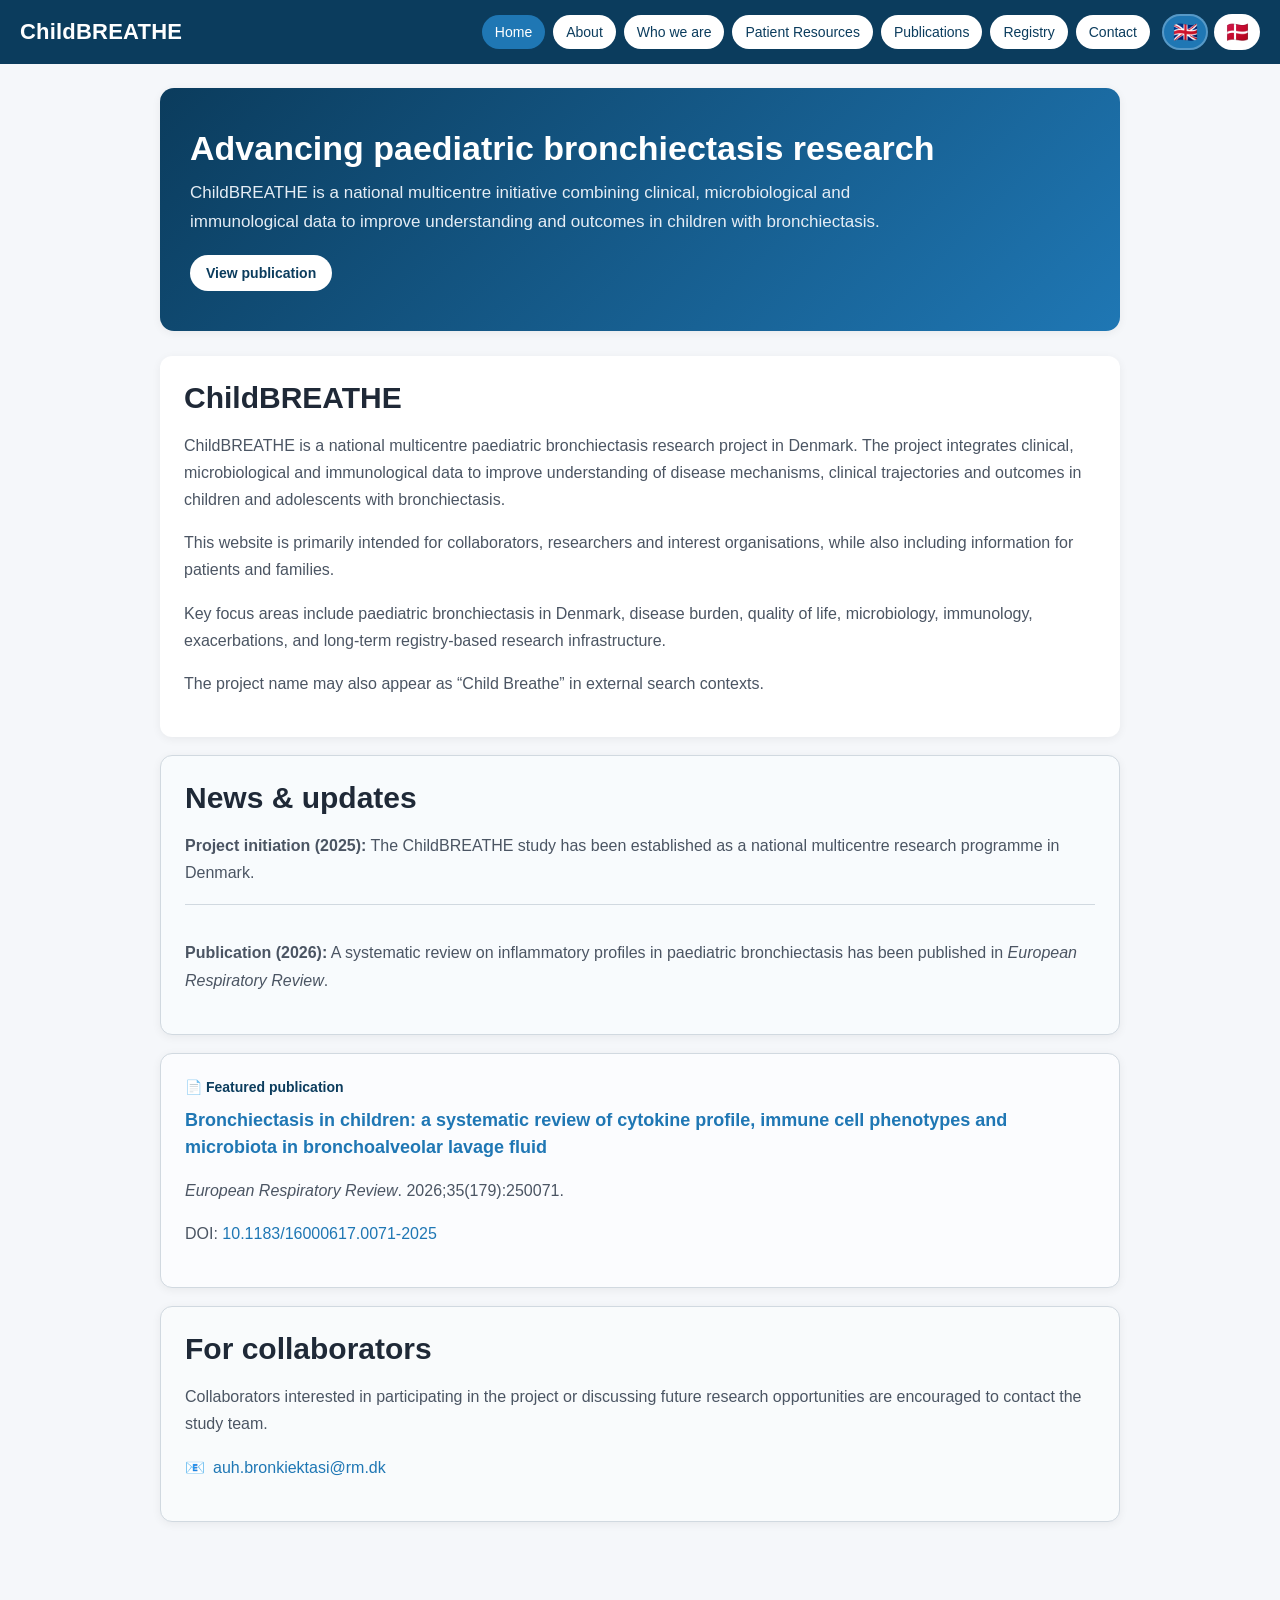
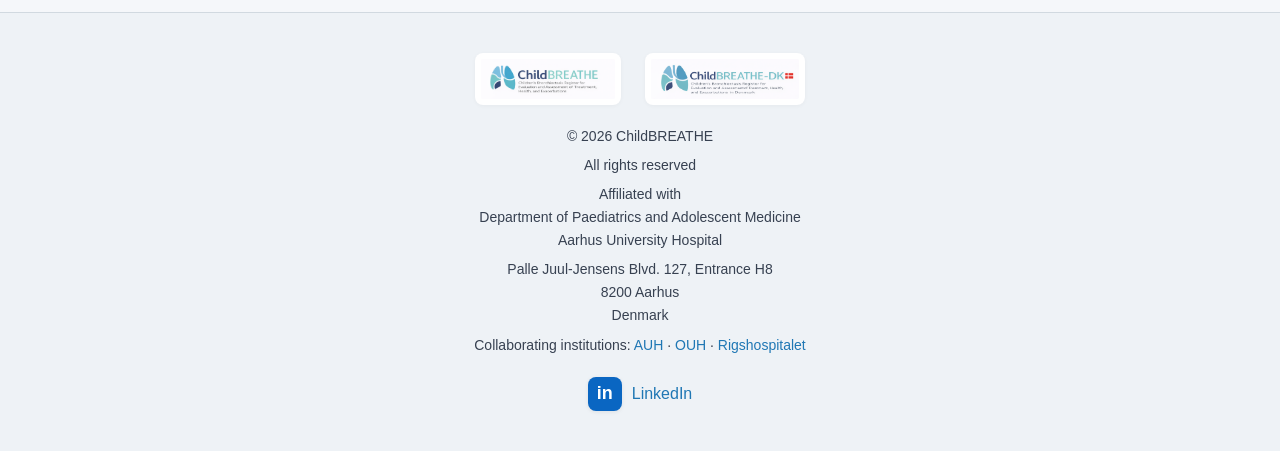
<file: index.html>
<!DOCTYPE html>
<html lang="en">
<head>
  <meta charset="UTF-8">
  <meta name="viewport" content="width=device-width, initial-scale=1.0">

  <title>ChildBREATHE (Child Breathe) – Paediatric Bronchiectasis Research in Denmark</title>

  <meta name="description" content="ChildBREATHE (Child Breathe) is a national multicentre research project on paediatric bronchiectasis in Denmark.">
  <meta name="robots" content="index, follow">

  <link rel="canonical" href="https://childbreathe.com/">
  <link rel="alternate" hreflang="en" href="https://childbreathe.com/">
  <link rel="alternate" hreflang="da" href="https://childbreathe.com/da/">
  <link rel="alternate" hreflang="x-default" href="https://childbreathe.com/">

  <link rel="icon" type="image/png" href="/favicon.png">
  <link rel="stylesheet" href="/styles.css">

  <meta property="og:title" content="ChildBREATHE – Paediatric Bronchiectasis Research in Denmark">
  <meta property="og:description" content="National multicentre research project on paediatric bronchiectasis in Denmark.">
  <meta property="og:type" content="website">
  <meta property="og:url" content="https://childbreathe.com/">
  <meta property="og:image" content="https://childbreathe.com/logo-int.png">

  <script type="application/ld+json">
  {
    "@context": "https://schema.org",
    "@type": "ResearchProject",
    "name": "ChildBREATHE",
    "alternateName": "Child Breathe",
    "url": "https://childbreathe.com/",
    "description": "National paediatric bronchiectasis research project in Denmark integrating clinical, microbiological and immunological data.",
    "location": {
      "@type": "Place",
      "name": "Denmark"
    },
    "parentOrganization": {
      "@type": "Organization",
      "name": "Aarhus University Hospital"
    }
  }
  </script>
</head>

<body>
  <header>
    <a class="logo-text" href="/">ChildBREATHE</a>

    <div class="header-right">
      <button class="menu-toggle" type="button" aria-label="Toggle navigation" onclick="toggleMenu()">☰ Menu</button>

      <div class="mobile-panel" id="mobileMenu">
        <nav>
          <a href="/" class="active" aria-current="page">Home</a>
          <a href="/about/">About</a>
          <a href="/who-we-are/">Who we are</a>
          <a href="/patient-resources/">Patient Resources</a>
          <a href="/publications/">Publications</a>
          <a href="/registry/">Registry</a>
          <a href="/contact/">Contact</a>
        </nav>
      </div>

      <div class="flags">
        <a class="flag-link active-lang" href="/" aria-label="English">🇬🇧</a>
        <a class="flag-link" href="/da/" aria-label="Dansk">🇩🇰</a>
      </div>
    </div>
  </header>

  <main class="container">
    <section class="hero">
      <h1>Advancing paediatric bronchiectasis research</h1>
      <p>ChildBREATHE is a national multicentre initiative combining clinical, microbiological and immunological data to improve understanding and outcomes in children with bronchiectasis.</p>
      <a class="hero-button" href="/publications/">View publication</a>
    </section>

    <div class="card">
      <h2>ChildBREATHE</h2>
      <p>ChildBREATHE is a national multicentre paediatric bronchiectasis research project in Denmark. The project integrates clinical, microbiological and immunological data to improve understanding of disease mechanisms, clinical trajectories and outcomes in children and adolescents with bronchiectasis.</p>
      <p>This website is primarily intended for collaborators, researchers and interest organisations, while also including information for patients and families.</p>
      <p>Key focus areas include paediatric bronchiectasis in Denmark, disease burden, quality of life, microbiology, immunology, exacerbations, and long-term registry-based research infrastructure.</p>
      <p>The project name may also appear as “Child Breathe” in external search contexts.</p>
    </div>

    <div class="card news-card">
      <h2>News & updates</h2>
      <div class="news-item">
        <p><strong>Project initiation (2025):</strong> The ChildBREATHE study has been established as a national multicentre research programme in Denmark.</p>
      </div>
      <div class="news-item">
        <p><strong>Publication (2026):</strong> A systematic review on inflammatory profiles in paediatric bronchiectasis has been published in <em>European Respiratory Review</em>.</p>
      </div>
    </div>

    <div class="card featured-card">
      <div class="pub-label">📄 Featured publication</div>
      <p class="pub-title">
        <a href="/publications/">
          <strong>Bronchiectasis in children: a systematic review of cytokine profile, immune cell phenotypes and microbiota in bronchoalveolar lavage fluid</strong>
        </a>
      </p>
      <p><em>European Respiratory Review</em>. 2026;35(179):250071.</p>
      <p>DOI:
        <a href="https://doi.org/10.1183/16000617.0071-2025" target="_blank" rel="noopener noreferrer">
          10.1183/16000617.0071-2025
        </a>
      </p>
    </div>

    <div class="card collaborator-card">
      <h2>For collaborators</h2>
      <p>Collaborators interested in participating in the project or discussing future research opportunities are encouraged to contact the study team.</p>
      <p class="contact-line">📧 <a href="mailto:auh.bronkiektasi@rm.dk">auh.bronkiektasi@rm.dk</a></p>
    </div>
  </main>

  <footer>
    <div class="footer-inner">
      <div class="footer-logos">
        <img src="/logo-int.png" alt="ChildBREATHE international logo">
        <img src="/logo-dk.png" alt="ChildBREATHE Denmark logo">
      </div>

      <div class="footer-text">
        <p>© 2026 ChildBREATHE</p>
        <p>All rights reserved</p>
        <p>
          Affiliated with<br>
          Department of Paediatrics and Adolescent Medicine<br>
          Aarhus University Hospital
        </p>
        <p>
          Palle Juul-Jensens Blvd. 127, Entrance H8<br>
          8200 Aarhus<br>
          Denmark
        </p>
        <p>
          Collaborating institutions:
          <a href="https://www.auh.dk" target="_blank" rel="noopener noreferrer">AUH</a> ·
          <a href="https://www.ouh.dk" target="_blank" rel="noopener noreferrer">OUH</a> ·
          <a href="https://www.rigshospitalet.dk" target="_blank" rel="noopener noreferrer">Rigshospitalet</a>
        </p>

        <div class="linkedin-footer">
          <a class="linkedin-badge" href="https://linkedin.com/company/childbreathe" target="_blank" rel="noopener noreferrer" aria-label="ChildBREATHE on LinkedIn">in</a>
          <a href="https://linkedin.com/company/childbreathe" target="_blank" rel="noopener noreferrer">LinkedIn</a>
        </div>
      </div>
    </div>
  </footer>

  <script src="/script.js"></script>
</body>
</html>
</file>
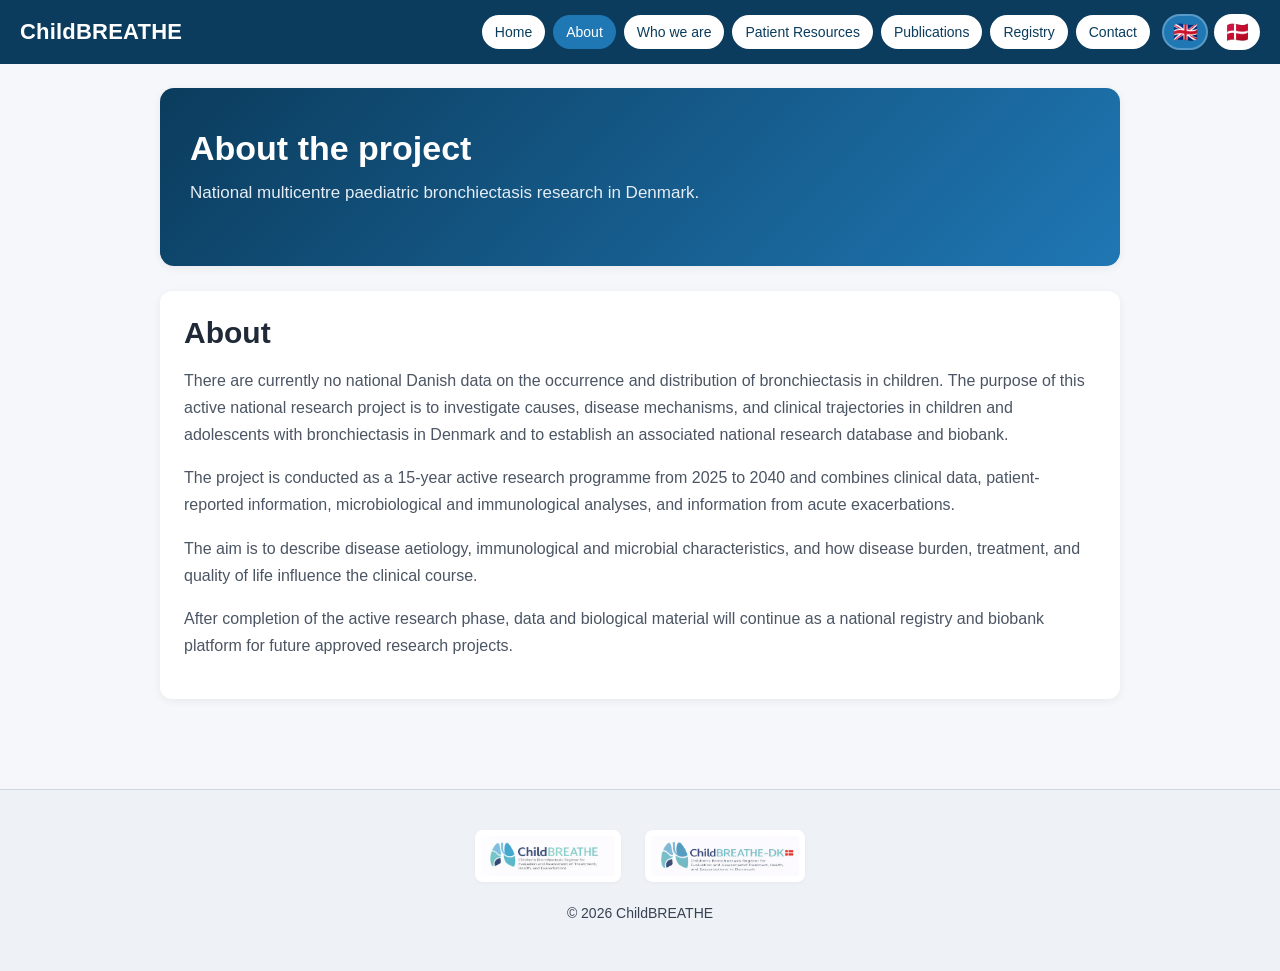
<file: about/index.html>
<!DOCTYPE html>
<html lang="en">
<head>
  <meta charset="UTF-8">
  <meta name="viewport" content="width=device-width, initial-scale=1.0">
  <title>About | ChildBREATHE</title>
  <meta name="description" content="About the ChildBREATHE national paediatric bronchiectasis research project in Denmark.">
  <meta name="robots" content="index, follow">
  <link rel="canonical" href="https://childbreathe.com/about/">
  <link rel="alternate" hreflang="en" href="https://childbreathe.com/about/">
  <link rel="alternate" hreflang="da" href="https://childbreathe.com/da/about/">
  <link rel="icon" type="image/png" href="/favicon.png">
  <link rel="stylesheet" href="/styles.css">
</head>
<body>
  <header>
    <a class="logo-text" href="/">ChildBREATHE</a>
    <div class="header-right">
      <button class="menu-toggle" type="button" aria-label="Toggle navigation" onclick="toggleMenu()">☰ Menu</button>
      <div class="mobile-panel" id="mobileMenu">
        <nav>
          <a href="/">Home</a>
          <a href="/about/" class="active">About</a>
          <a href="/who-we-are/">Who we are</a>
          <a href="/patient-resources/">Patient Resources</a>
          <a href="/publications/">Publications</a>
          <a href="/registry/">Registry</a>
          <a href="/contact/">Contact</a>
        </nav>
      </div>
      <div class="flags">
        <a class="flag-link active-lang" href="/about/" aria-label="English">🇬🇧</a>
        <a class="flag-link" href="/da/about/" aria-label="Dansk">🇩🇰</a>
      </div>
    </div>
  </header>

  <main class="container">
    <section class="hero">
      <h1>About the project</h1>
      <p>National multicentre paediatric bronchiectasis research in Denmark.</p>
    </section>

    <div class="card">
      <h2>About</h2>
      <p>There are currently no national Danish data on the occurrence and distribution of bronchiectasis in children. The purpose of this active national research project is to investigate causes, disease mechanisms, and clinical trajectories in children and adolescents with bronchiectasis in Denmark and to establish an associated national research database and biobank.</p>
      <p>The project is conducted as a 15-year active research programme from 2025 to 2040 and combines clinical data, patient-reported information, microbiological and immunological analyses, and information from acute exacerbations.</p>
      <p>The aim is to describe disease aetiology, immunological and microbial characteristics, and how disease burden, treatment, and quality of life influence the clinical course.</p>
      <p>After completion of the active research phase, data and biological material will continue as a national registry and biobank platform for future approved research projects.</p>
    </div>
  </main>

  <footer>
    <div class="footer-inner">
      <div class="footer-logos">
        <img src="/logo-int.png" alt="ChildBREATHE international logo">
        <img src="/logo-dk.png" alt="ChildBREATHE Denmark logo">
      </div>
      <div class="footer-text">
        <p>© 2026 ChildBREATHE</p>
      </div>
    </div>
  </footer>

  <script src="/script.js"></script>
</body>
</html>
</file>
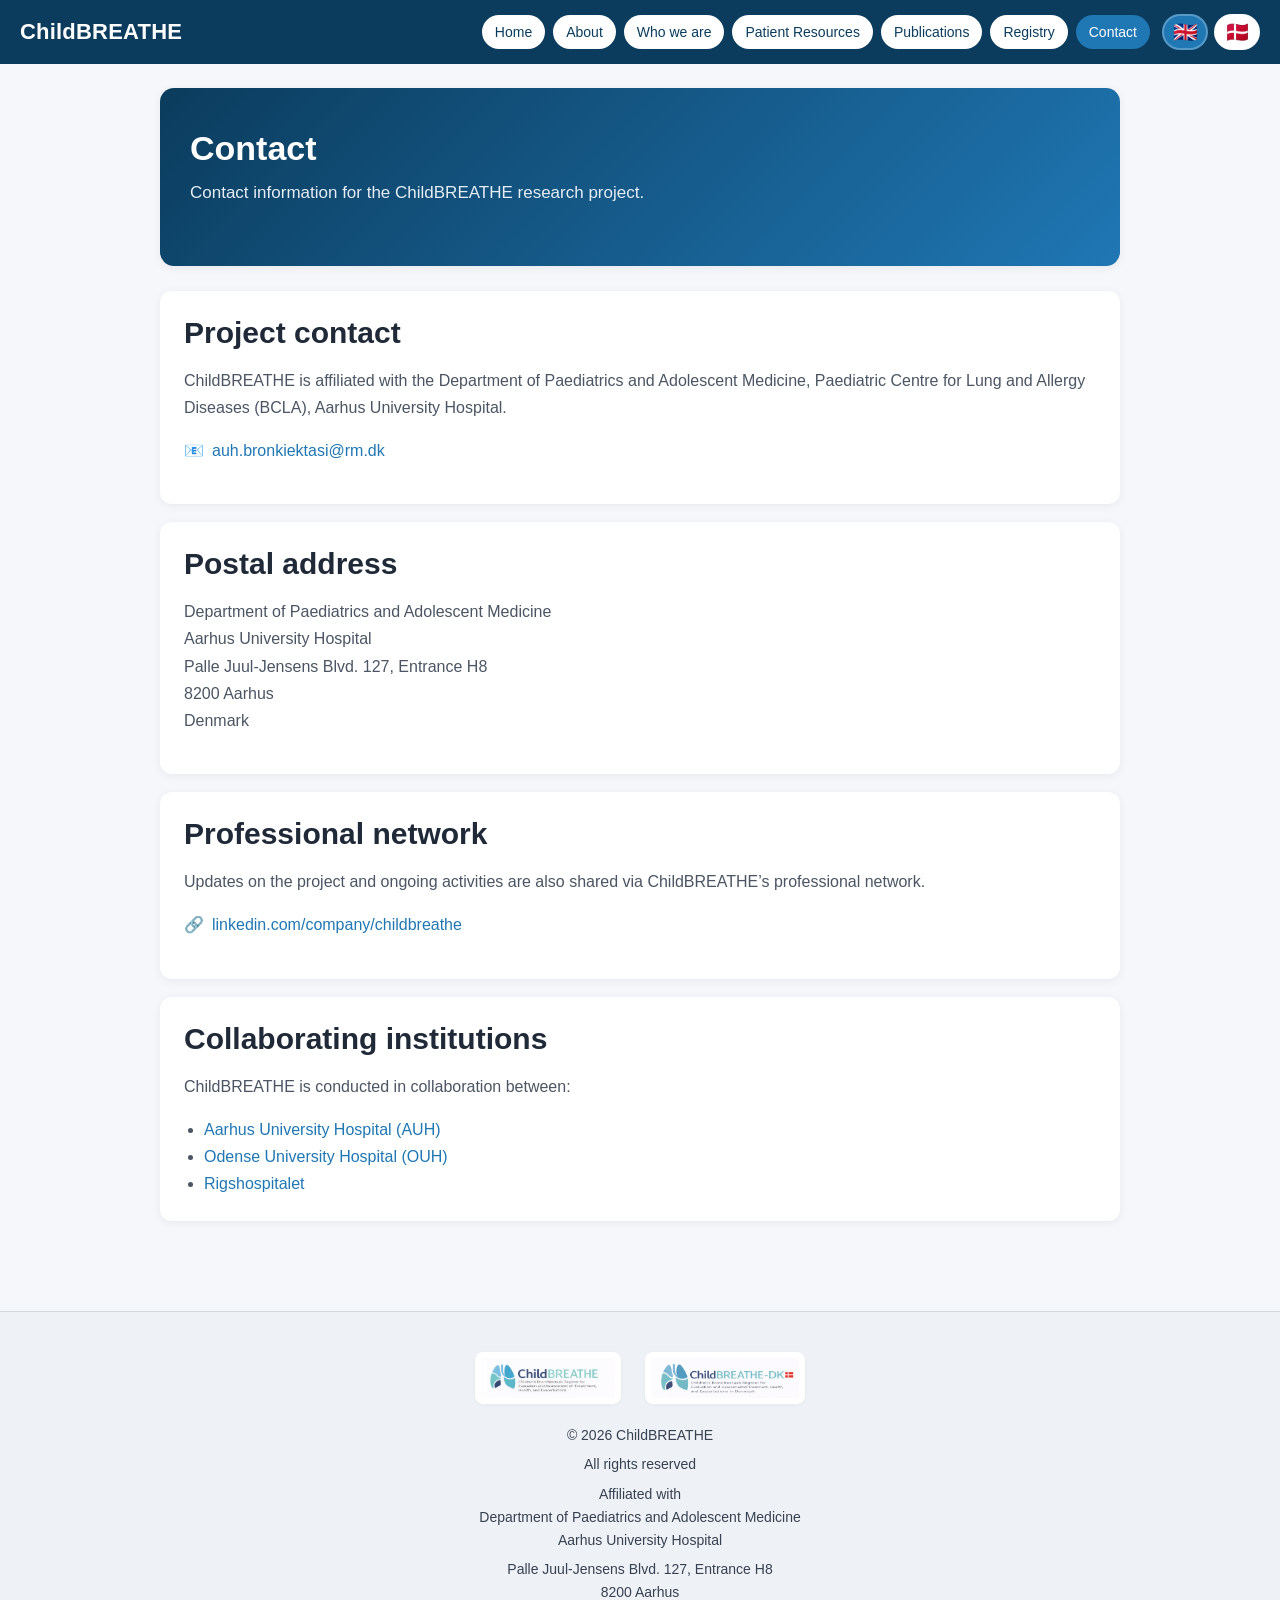
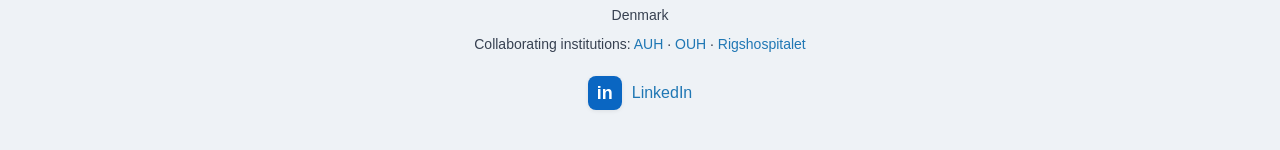
<file: contact/index.html>
<!DOCTYPE html>
<html lang="en">
<head>
  <meta charset="UTF-8">
  <meta name="viewport" content="width=device-width, initial-scale=1.0">

  <title>Contact | ChildBREATHE</title>

  <meta name="description" content="Contact information for the ChildBREATHE paediatric bronchiectasis research project in Denmark.">
  <meta name="robots" content="index, follow">

  <link rel="canonical" href="https://childbreathe.com/contact/">
  <link rel="alternate" hreflang="en" href="https://childbreathe.com/contact/">
  <link rel="alternate" hreflang="da" href="https://childbreathe.com/da/contact/">

  <link rel="icon" type="image/png" href="/favicon.png">
  <link rel="stylesheet" href="/styles.css">

  <meta property="og:title" content="Contact | ChildBREATHE">
  <meta property="og:description" content="Contact information for the ChildBREATHE paediatric bronchiectasis research project in Denmark.">
  <meta property="og:type" content="website">
  <meta property="og:url" content="https://childbreathe.com/contact/">
  <meta property="og:image" content="https://childbreathe.com/logo-int.png">
</head>

<body>

  <header>
    <a class="logo-text" href="/">ChildBREATHE</a>

    <div class="header-right">
      <button class="menu-toggle" type="button" onclick="toggleMenu()">☰ Menu</button>

      <div class="mobile-panel" id="mobileMenu">
        <nav>
          <a href="/">Home</a>
          <a href="/about/">About</a>
          <a href="/who-we-are/">Who we are</a>
          <a href="/patient-resources/">Patient Resources</a>
          <a href="/publications/">Publications</a>
          <a href="/registry/">Registry</a>
          <a href="/contact/" class="active">Contact</a>
        </nav>
      </div>

      <div class="flags">
        <a class="flag-link active-lang" href="/contact/" aria-label="English">🇬🇧</a>
        <a class="flag-link" href="/da/contact/" aria-label="Dansk">🇩🇰</a>
      </div>
    </div>
  </header>

  <main class="container">

    <section class="hero">
      <h1>Contact</h1>
      <p>
        Contact information for the ChildBREATHE research project.
      </p>
    </section>

    <div class="card">
      <h2>Project contact</h2>
      <p>
        ChildBREATHE is affiliated with the Department of Paediatrics and Adolescent Medicine, Paediatric Centre for Lung and Allergy Diseases (BCLA), Aarhus University Hospital.
      </p>

      <p class="contact-line">
        📧 <a href="mailto:auh.bronkiektasi@rm.dk">auh.bronkiektasi@rm.dk</a>
      </p>
    </div>

    <div class="card">
      <h2>Postal address</h2>
      <p>
        Department of Paediatrics and Adolescent Medicine<br>
        Aarhus University Hospital<br>
        Palle Juul-Jensens Blvd. 127, Entrance H8<br>
        8200 Aarhus<br>
        Denmark
      </p>
    </div>

    <div class="card">
      <h2>Professional network</h2>
      <p>
        Updates on the project and ongoing activities are also shared via ChildBREATHE’s professional network.
      </p>

      <p class="contact-line">
        🔗 <a href="https://linkedin.com/company/childbreathe" target="_blank" rel="noopener noreferrer">
          linkedin.com/company/childbreathe
        </a>
      </p>
    </div>

    <div class="card">
      <h2>Collaborating institutions</h2>
      <p>
        ChildBREATHE is conducted in collaboration between:
      </p>

      <ul>
        <li>
          <a href="https://www.auh.dk" target="_blank" rel="noopener noreferrer">
            Aarhus University Hospital (AUH)
          </a>
        </li>
        <li>
          <a href="https://www.ouh.dk" target="_blank" rel="noopener noreferrer">
            Odense University Hospital (OUH)
          </a>
        </li>
        <li>
          <a href="https://www.rigshospitalet.dk" target="_blank" rel="noopener noreferrer">
            Rigshospitalet
          </a>
        </li>
      </ul>
    </div>

  </main>

  <footer>
    <div class="footer-inner">
      <div class="footer-logos">
        <img src="/logo-int.png" alt="ChildBREATHE international logo">
        <img src="/logo-dk.png" alt="ChildBREATHE Denmark logo">
      </div>

      <div class="footer-text">
        <p>© 2026 ChildBREATHE</p>
        <p>All rights reserved</p>

        <p>
          Affiliated with<br>
          Department of Paediatrics and Adolescent Medicine<br>
          Aarhus University Hospital
        </p>

        <p>
          Palle Juul-Jensens Blvd. 127, Entrance H8<br>
          8200 Aarhus<br>
          Denmark
        </p>

        <p>
          Collaborating institutions:
          <a href="https://www.auh.dk" target="_blank" rel="noopener noreferrer">AUH</a> ·
          <a href="https://www.ouh.dk" target="_blank" rel="noopener noreferrer">OUH</a> ·
          <a href="https://www.rigshospitalet.dk" target="_blank" rel="noopener noreferrer">Rigshospitalet</a>
        </p>

        <div class="linkedin-footer">
          <a class="linkedin-badge" href="https://linkedin.com/company/childbreathe" target="_blank" rel="noopener noreferrer">in</a>
          <a href="https://linkedin.com/company/childbreathe" target="_blank" rel="noopener noreferrer">LinkedIn</a>
        </div>
      </div>
    </div>
  </footer>

  <script src="/script.js"></script>

</body>
</html>
</file>
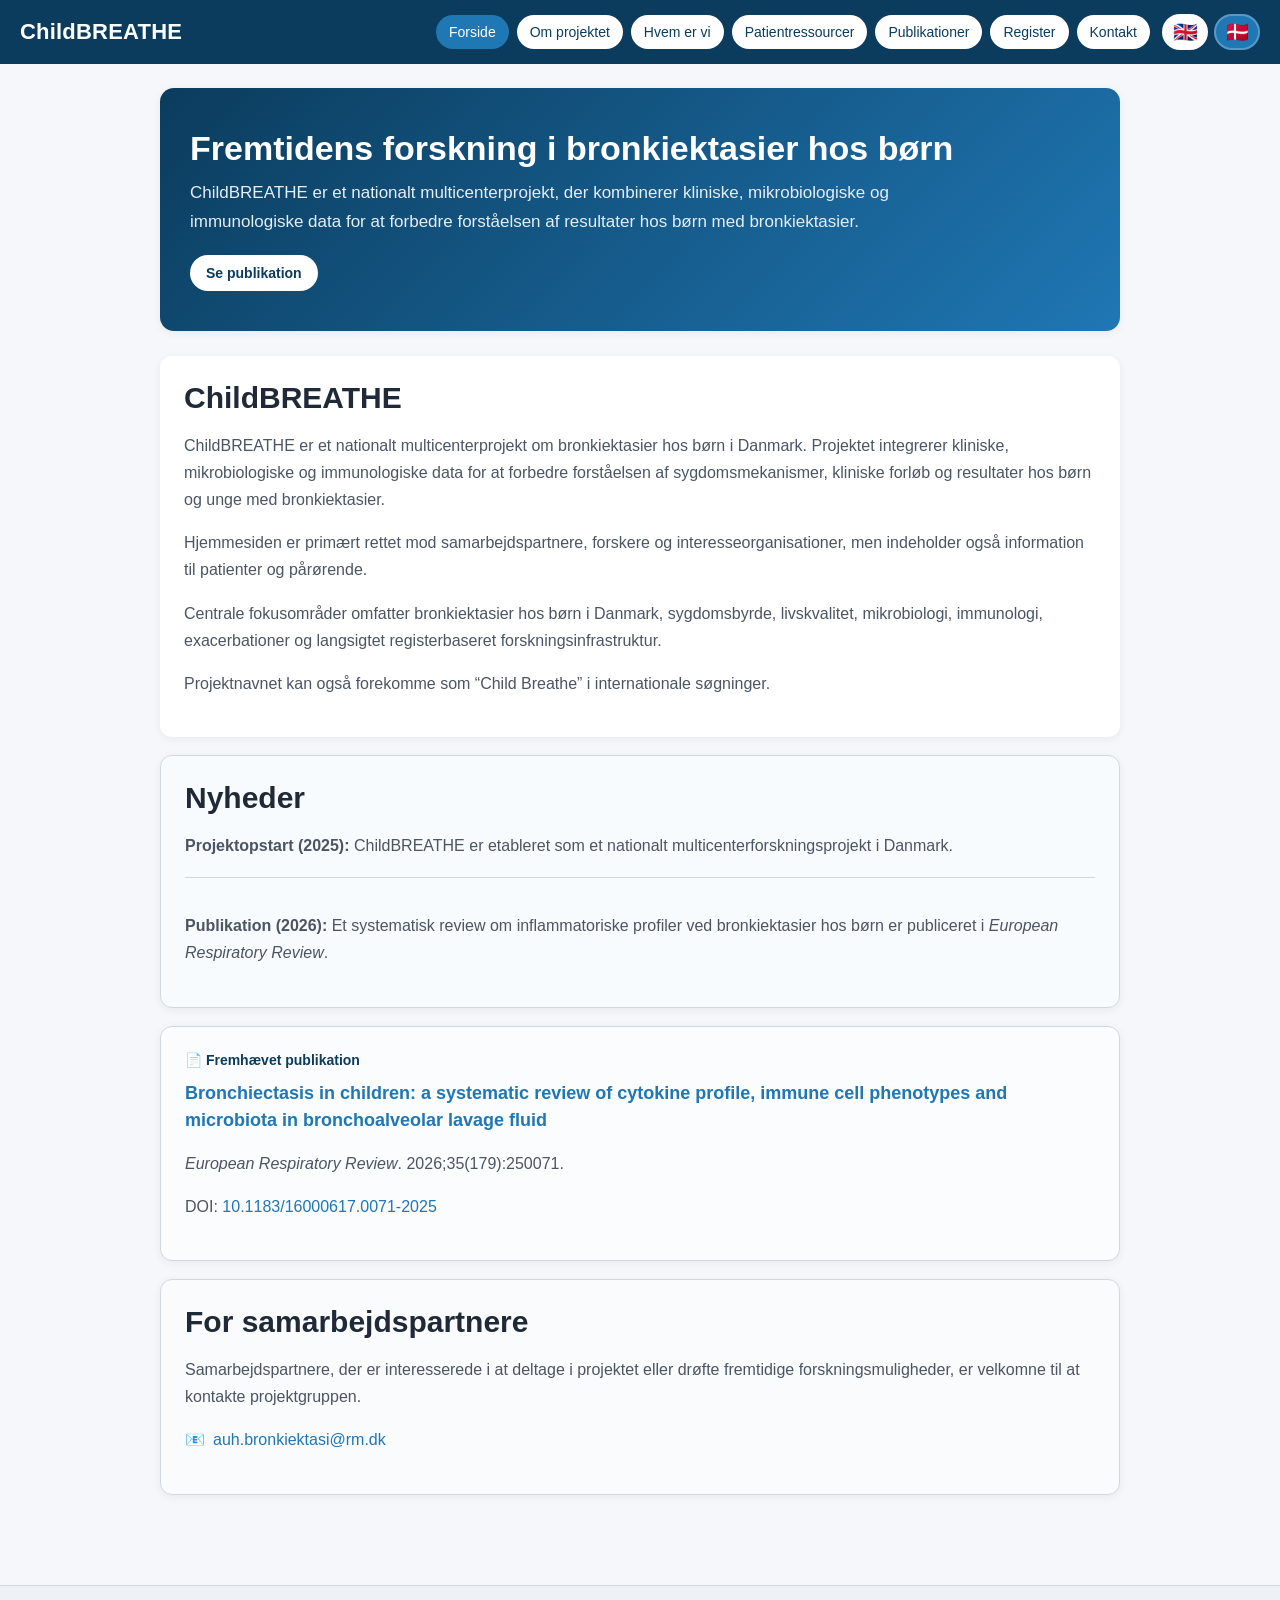
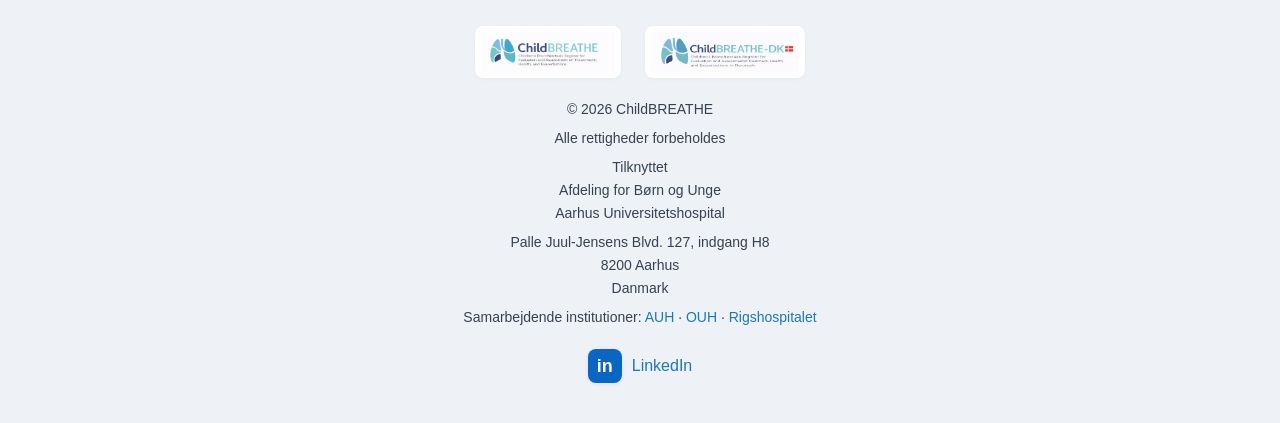
<file: da/index.html>
<!DOCTYPE html>
<html lang="da">
<head>
  <meta charset="UTF-8">
  <meta name="viewport" content="width=device-width, initial-scale=1.0">

  <title>ChildBREATHE (Child Breathe) – Forskning i bronkiektasier hos børn i Danmark</title>

  <meta name="description" content="ChildBREATHE (Child Breathe) er et nationalt multicenter forskningsprojekt om bronkiektasier hos børn i Danmark.">
  <meta name="robots" content="index, follow">

  <link rel="canonical" href="https://childbreathe.com/da/">
  <link rel="alternate" hreflang="en" href="https://childbreathe.com/">
  <link rel="alternate" hreflang="da" href="https://childbreathe.com/da/">
  <link rel="alternate" hreflang="x-default" href="https://childbreathe.com/">

  <link rel="icon" type="image/png" href="/favicon.png">
  <link rel="stylesheet" href="/styles.css">

  <script type="application/ld+json">
  {
    "@context": "https://schema.org",
    "@type": "ResearchProject",
    "name": "ChildBREATHE",
    "alternateName": "Child Breathe",
    "url": "https://childbreathe.com/da/",
    "description": "Nationalt forskningsprojekt om bronkiektasier hos børn i Danmark med fokus på kliniske, mikrobiologiske og immunologiske forhold.",
    "location": {
      "@type": "Place",
      "name": "Danmark"
    },
    "parentOrganization": {
      "@type": "Organization",
      "name": "Aarhus Universitetshospital"
    }
  }
  </script>
</head>

<body>
  <header>
    <a class="logo-text" href="/da/">ChildBREATHE</a>

    <div class="header-right">
      <button class="menu-toggle" type="button" aria-label="Toggle navigation" onclick="toggleMenu()">☰ Menu</button>

      <div class="mobile-panel" id="mobileMenu">
        <nav>
          <a href="/da/" class="active" aria-current="page">Forside</a>
          <a href="/da/about/">Om projektet</a>
          <a href="/da/who-we-are/">Hvem er vi</a>
          <a href="/da/patient-resources/">Patientressourcer</a>
          <a href="/da/publications/">Publikationer</a>
          <a href="/da/registry/">Register</a>
          <a href="/da/contact/">Kontakt</a>
        </nav>
      </div>

      <div class="flags">
        <a class="flag-link" href="/" aria-label="English">🇬🇧</a>
        <a class="flag-link active-lang" href="/da/" aria-label="Dansk">🇩🇰</a>
      </div>
    </div>
  </header>

  <main class="container">
    <section class="hero">
      <h1>Fremtidens forskning i bronkiektasier hos børn</h1>
      <p>ChildBREATHE er et nationalt multicenterprojekt, der kombinerer kliniske, mikrobiologiske og immunologiske data for at forbedre forståelsen af resultater hos børn med bronkiektasier.</p>
      <a class="hero-button" href="/da/publications/">Se publikation</a>
    </section>

    <div class="card">
      <h2>ChildBREATHE</h2>
      <p>ChildBREATHE er et nationalt multicenterprojekt om bronkiektasier hos børn i Danmark. Projektet integrerer kliniske, mikrobiologiske og immunologiske data for at forbedre forståelsen af sygdomsmekanismer, kliniske forløb og resultater hos børn og unge med bronkiektasier.</p>
      <p>Hjemmesiden er primært rettet mod samarbejdspartnere, forskere og interesseorganisationer, men indeholder også information til patienter og pårørende.</p>
      <p>Centrale fokusområder omfatter bronkiektasier hos børn i Danmark, sygdomsbyrde, livskvalitet, mikrobiologi, immunologi, exacerbationer og langsigtet registerbaseret forskningsinfrastruktur.</p>
      <p>Projektnavnet kan også forekomme som “Child Breathe” i internationale søgninger.</p>
    </div>

    <div class="card news-card">
      <h2>Nyheder</h2>
      <div class="news-item">
        <p><strong>Projektopstart (2025):</strong> ChildBREATHE er etableret som et nationalt multicenterforskningsprojekt i Danmark.</p>
      </div>
      <div class="news-item">
        <p><strong>Publikation (2026):</strong> Et systematisk review om inflammatoriske profiler ved bronkiektasier hos børn er publiceret i <em>European Respiratory Review</em>.</p>
      </div>
    </div>

    <div class="card featured-card">
      <div class="pub-label">📄 Fremhævet publikation</div>
      <p class="pub-title">
        <a href="/da/publications/"><strong>Bronchiectasis in children: a systematic review of cytokine profile, immune cell phenotypes and microbiota in bronchoalveolar lavage fluid</strong></a>
      </p>
      <p><em>European Respiratory Review</em>. 2026;35(179):250071.</p>
      <p>DOI: <a href="https://doi.org/10.1183/16000617.0071-2025" target="_blank" rel="noopener noreferrer">10.1183/16000617.0071-2025</a></p>
    </div>

    <div class="card collaborator-card">
      <h2>For samarbejdspartnere</h2>
      <p>Samarbejdspartnere, der er interesserede i at deltage i projektet eller drøfte fremtidige forskningsmuligheder, er velkomne til at kontakte projektgruppen.</p>
      <p class="contact-line">📧 <a href="mailto:auh.bronkiektasi@rm.dk">auh.bronkiektasi@rm.dk</a></p>
    </div>
  </main>

  <footer>
    <div class="footer-inner">
      <div class="footer-logos">
        <img src="/logo-int.png" alt="ChildBREATHE international logo">
        <img src="/logo-dk.png" alt="ChildBREATHE Denmark logo">
      </div>

      <div class="footer-text">
        <p>© 2026 ChildBREATHE</p>
        <p>Alle rettigheder forbeholdes</p>
        <p>Tilknyttet<br>Afdeling for Børn og Unge<br>Aarhus Universitetshospital</p>
        <p>Palle Juul-Jensens Blvd. 127, indgang H8<br>8200 Aarhus<br>Danmark</p>
        <p>Samarbejdende institutioner:
          <a href="https://www.auh.dk" target="_blank" rel="noopener noreferrer">AUH</a> ·
          <a href="https://www.ouh.dk" target="_blank" rel="noopener noreferrer">OUH</a> ·
          <a href="https://www.rigshospitalet.dk" target="_blank" rel="noopener noreferrer">Rigshospitalet</a>
        </p>
        <div class="linkedin-footer">
          <a class="linkedin-badge" href="https://linkedin.com/company/childbreathe" target="_blank" rel="noopener noreferrer" aria-label="ChildBREATHE on LinkedIn">in</a>
          <a href="https://linkedin.com/company/childbreathe" target="_blank" rel="noopener noreferrer">LinkedIn</a>
        </div>
      </div>
    </div>
  </footer>

  <script src="/script.js"></script>
</body>
</html>
</file>
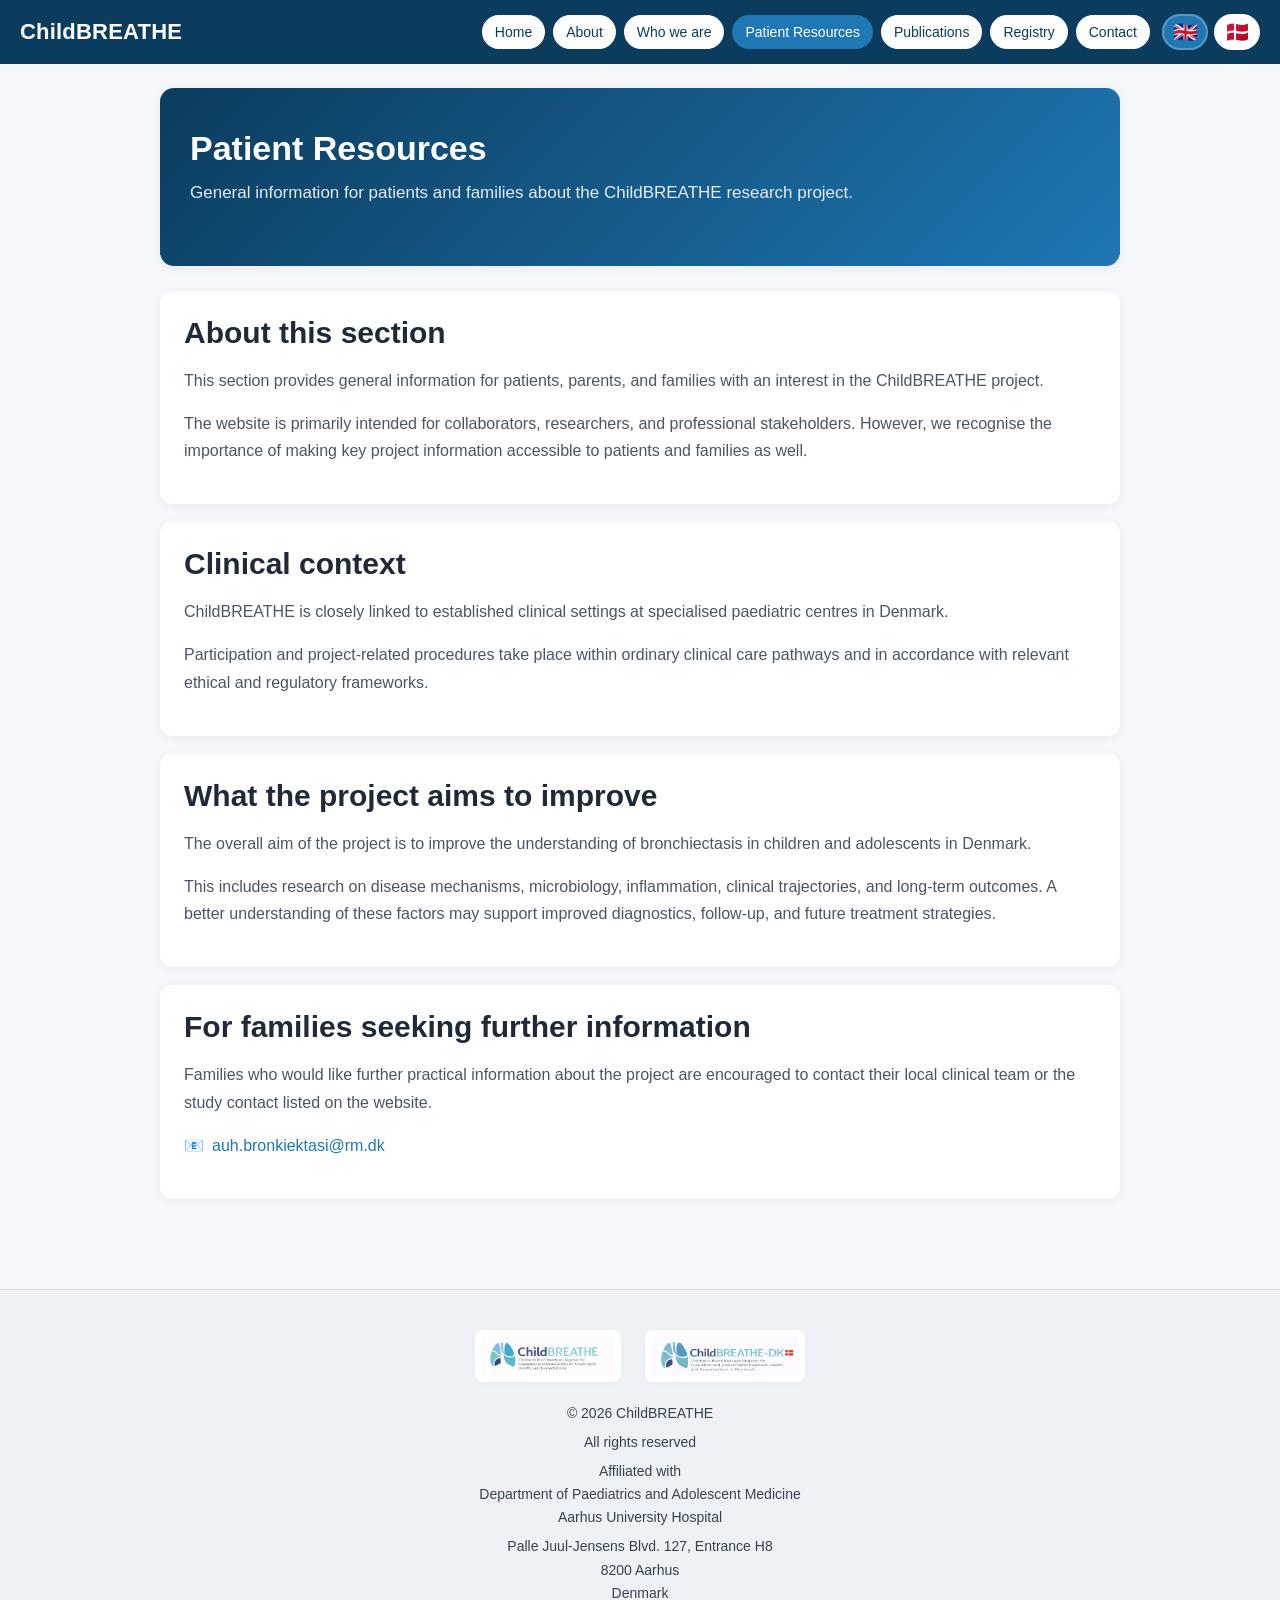
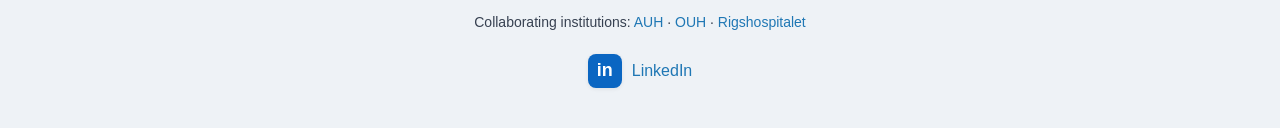
<file: patient-resources/index.html>
<!DOCTYPE html>
<html lang="en">
<head>
  <meta charset="UTF-8">
  <meta name="viewport" content="width=device-width, initial-scale=1.0">

  <title>Patient Resources | ChildBREATHE</title>

  <meta name="description" content="Information for patients and families about the ChildBREATHE paediatric bronchiectasis research project in Denmark.">
  <meta name="robots" content="index, follow">

  <link rel="canonical" href="https://childbreathe.com/patient-resources/">
  <link rel="alternate" hreflang="en" href="https://childbreathe.com/patient-resources/">
  <link rel="alternate" hreflang="da" href="https://childbreathe.com/da/patient-resources/">

  <link rel="icon" type="image/png" href="/favicon.png">
  <link rel="stylesheet" href="/styles.css">
</head>

<body>

  <header>
    <a class="logo-text" href="/">ChildBREATHE</a>

    <div class="header-right">
      <button class="menu-toggle" type="button" onclick="toggleMenu()">☰ Menu</button>

      <div class="mobile-panel" id="mobileMenu">
        <nav>
          <a href="/">Home</a>
          <a href="/about/">About</a>
          <a href="/who-we-are/">Who we are</a>
          <a href="/patient-resources/" class="active">Patient Resources</a>
          <a href="/publications/">Publications</a>
          <a href="/registry/">Registry</a>
          <a href="/contact/">Contact</a>
        </nav>
      </div>

      <div class="flags">
        <a class="flag-link active-lang" href="/patient-resources/" aria-label="English">🇬🇧</a>
        <a class="flag-link" href="/da/patient-resources/" aria-label="Dansk">🇩🇰</a>
      </div>
    </div>
  </header>

  <main class="container">

    <section class="hero">
      <h1>Patient Resources</h1>
      <p>
        General information for patients and families about the ChildBREATHE research project.
      </p>
    </section>

    <div class="card">
      <h2>About this section</h2>
      <p>
        This section provides general information for patients, parents, and families with an interest in the ChildBREATHE project.
      </p>
      <p>
        The website is primarily intended for collaborators, researchers, and professional stakeholders. However, we recognise the importance of making key project information accessible to patients and families as well.
      </p>
    </div>

    <div class="card">
      <h2>Clinical context</h2>
      <p>
        ChildBREATHE is closely linked to established clinical settings at specialised paediatric centres in Denmark.
      </p>
      <p>
        Participation and project-related procedures take place within ordinary clinical care pathways and in accordance with relevant ethical and regulatory frameworks.
      </p>
    </div>

    <div class="card">
      <h2>What the project aims to improve</h2>
      <p>
        The overall aim of the project is to improve the understanding of bronchiectasis in children and adolescents in Denmark.
      </p>
      <p>
        This includes research on disease mechanisms, microbiology, inflammation, clinical trajectories, and long-term outcomes. A better understanding of these factors may support improved diagnostics, follow-up, and future treatment strategies.
      </p>
    </div>

    <div class="card">
      <h2>For families seeking further information</h2>
      <p>
        Families who would like further practical information about the project are encouraged to contact their local clinical team or the study contact listed on the website.
      </p>
      <p class="contact-line">
        📧 <a href="mailto:auh.bronkiektasi@rm.dk">auh.bronkiektasi@rm.dk</a>
      </p>
    </div>

  </main>

  <footer>
    <div class="footer-inner">
      <div class="footer-logos">
        <img src="/logo-int.png" alt="ChildBREATHE international logo">
        <img src="/logo-dk.png" alt="ChildBREATHE Denmark logo">
      </div>

      <div class="footer-text">
        <p>© 2026 ChildBREATHE</p>
        <p>All rights reserved</p>

        <p>
          Affiliated with<br>
          Department of Paediatrics and Adolescent Medicine<br>
          Aarhus University Hospital
        </p>

        <p>
          Palle Juul-Jensens Blvd. 127, Entrance H8<br>
          8200 Aarhus<br>
          Denmark
        </p>

        <p>
          Collaborating institutions:
          <a href="https://www.auh.dk" target="_blank" rel="noopener noreferrer">AUH</a> ·
          <a href="https://www.ouh.dk" target="_blank" rel="noopener noreferrer">OUH</a> ·
          <a href="https://www.rigshospitalet.dk" target="_blank" rel="noopener noreferrer">Rigshospitalet</a>
        </p>

        <div class="linkedin-footer">
          <a class="linkedin-badge" href="https://linkedin.com/company/childbreathe" target="_blank" rel="noopener noreferrer">in</a>
          <a href="https://linkedin.com/company/childbreathe" target="_blank" rel="noopener noreferrer">LinkedIn</a>
        </div>
      </div>
    </div>
  </footer>

  <script src="/script.js"></script>

</body>
</html>
</file>
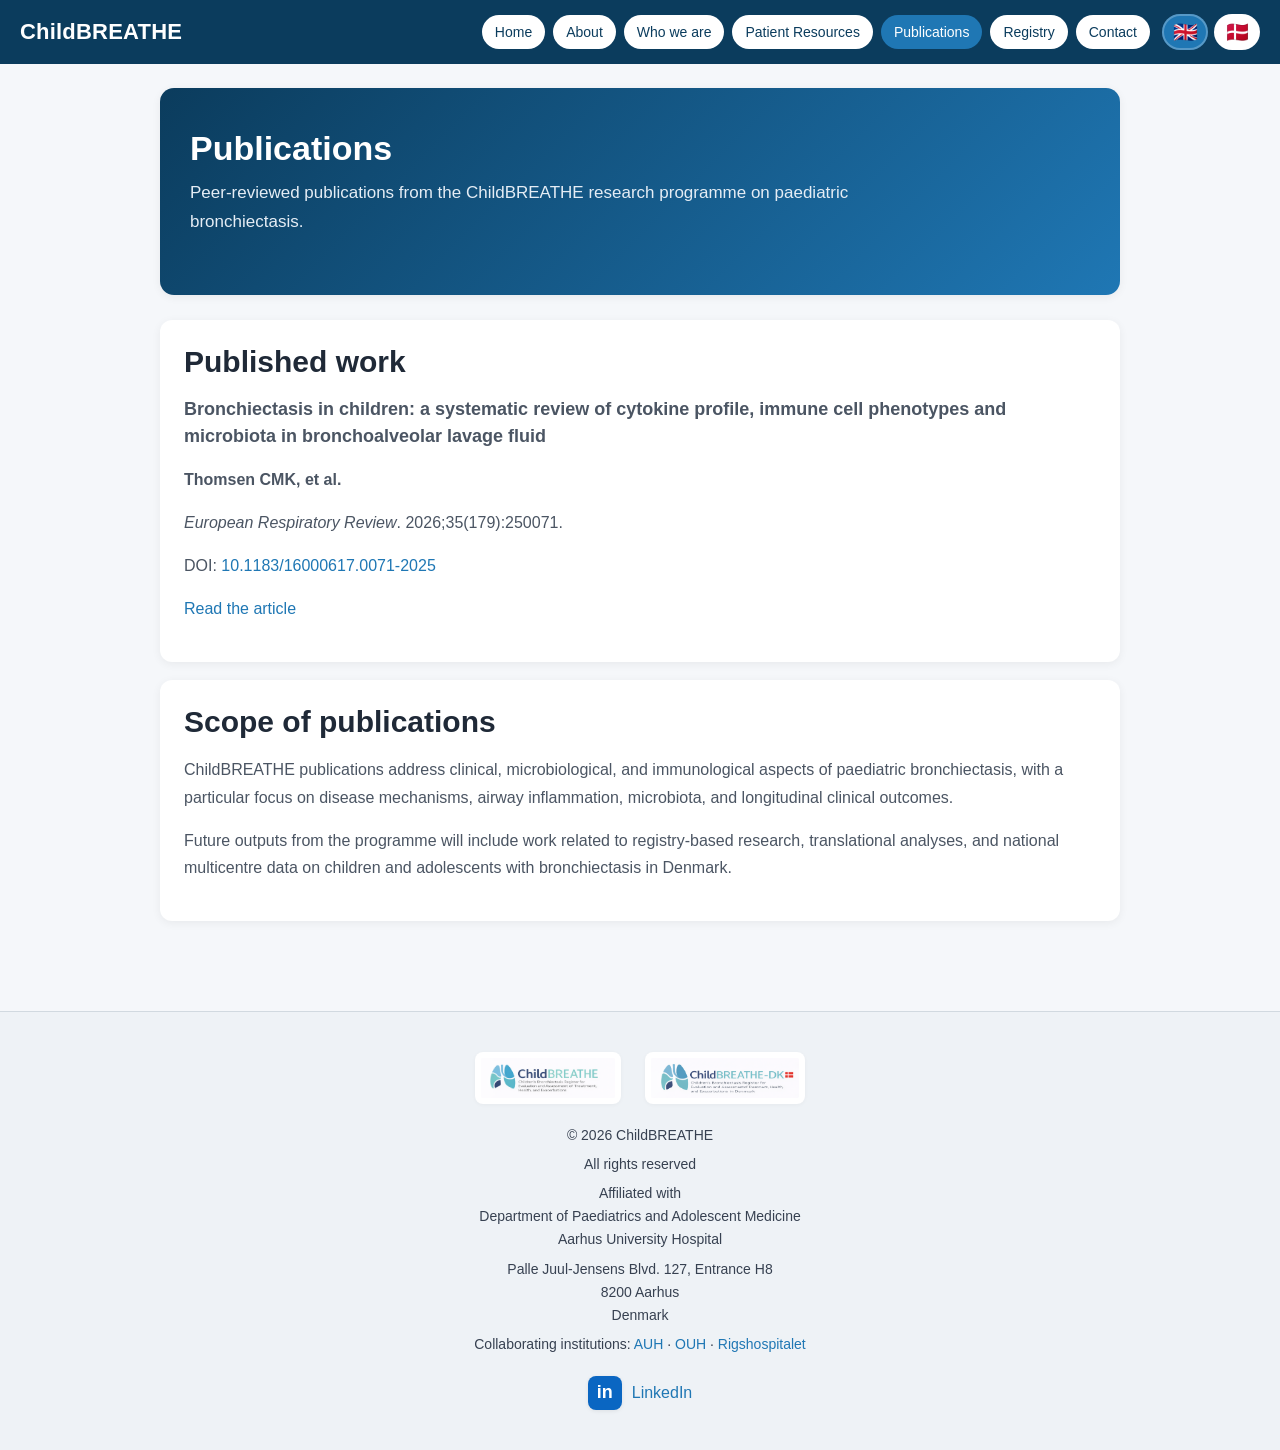
<file: publications/index.html>
<!DOCTYPE html>
<html lang="en">
<head>
  <meta charset="UTF-8">
  <meta name="viewport" content="width=device-width, initial-scale=1.0">

  <title>Publications | ChildBREATHE</title>

  <meta name="description" content="Peer-reviewed publications from the ChildBREATHE paediatric bronchiectasis research project in Denmark.">
  <meta name="robots" content="index, follow">

  <link rel="canonical" href="https://childbreathe.com/publications/">
  <link rel="alternate" hreflang="en" href="https://childbreathe.com/publications/">
  <link rel="alternate" hreflang="da" href="https://childbreathe.com/da/publications/">

  <link rel="icon" type="image/png" href="/favicon.png">
  <link rel="stylesheet" href="/styles.css">

  <meta property="og:title" content="Publications | ChildBREATHE">
  <meta property="og:description" content="Peer-reviewed publications from the ChildBREATHE paediatric bronchiectasis research project in Denmark.">
  <meta property="og:type" content="website">
  <meta property="og:url" content="https://childbreathe.com/publications/">
  <meta property="og:image" content="https://childbreathe.com/logo-int.png">
</head>

<body>

  <header>
    <a class="logo-text" href="/">ChildBREATHE</a>

    <div class="header-right">
      <button class="menu-toggle" type="button" onclick="toggleMenu()">☰ Menu</button>

      <div class="mobile-panel" id="mobileMenu">
        <nav>
          <a href="/">Home</a>
          <a href="/about/">About</a>
          <a href="/who-we-are/">Who we are</a>
          <a href="/patient-resources/">Patient Resources</a>
          <a href="/publications/" class="active">Publications</a>
          <a href="/registry/">Registry</a>
          <a href="/contact/">Contact</a>
        </nav>
      </div>

      <div class="flags">
        <a class="flag-link active-lang" href="/publications/" aria-label="English">🇬🇧</a>
        <a class="flag-link" href="/da/publications/" aria-label="Dansk">🇩🇰</a>
      </div>
    </div>
  </header>

  <main class="container">

    <section class="hero">
      <h1>Publications</h1>
      <p>
        Peer-reviewed publications from the ChildBREATHE research programme on paediatric bronchiectasis.
      </p>
    </section>

    <div class="card">
      <h2>Published work</h2>

      <div class="pub-entry">
        <p class="pub-title">
          <strong>Bronchiectasis in children: a systematic review of cytokine profile, immune cell phenotypes and microbiota in bronchoalveolar lavage fluid</strong>
        </p>

        <p>
          <strong>Thomsen CMK, et al.</strong>
        </p>

        <p>
          <em>European Respiratory Review</em>. 2026;35(179):250071.
        </p>

        <p>
          DOI:
          <a href="https://doi.org/10.1183/16000617.0071-2025" target="_blank" rel="noopener noreferrer">
            10.1183/16000617.0071-2025
          </a>
        </p>

        <p>
          <a href="https://publications.ersnet.org/content/errev/35/179/250071" target="_blank" rel="noopener noreferrer">
            Read the article
          </a>
        </p>
      </div>
    </div>

    <div class="card">
      <h2>Scope of publications</h2>
      <p>
        ChildBREATHE publications address clinical, microbiological, and immunological aspects of paediatric bronchiectasis, with a particular focus on disease mechanisms, airway inflammation, microbiota, and longitudinal clinical outcomes.
      </p>
      <p>
        Future outputs from the programme will include work related to registry-based research, translational analyses, and national multicentre data on children and adolescents with bronchiectasis in Denmark.
      </p>
    </div>

  </main>

  <footer>
    <div class="footer-inner">
      <div class="footer-logos">
        <img src="/logo-int.png" alt="ChildBREATHE international logo">
        <img src="/logo-dk.png" alt="ChildBREATHE Denmark logo">
      </div>

      <div class="footer-text">
        <p>© 2026 ChildBREATHE</p>
        <p>All rights reserved</p>

        <p>
          Affiliated with<br>
          Department of Paediatrics and Adolescent Medicine<br>
          Aarhus University Hospital
        </p>

        <p>
          Palle Juul-Jensens Blvd. 127, Entrance H8<br>
          8200 Aarhus<br>
          Denmark
        </p>

        <p>
          Collaborating institutions:
          <a href="https://www.auh.dk" target="_blank" rel="noopener noreferrer">AUH</a> ·
          <a href="https://www.ouh.dk" target="_blank" rel="noopener noreferrer">OUH</a> ·
          <a href="https://www.rigshospitalet.dk" target="_blank" rel="noopener noreferrer">Rigshospitalet</a>
        </p>

        <div class="linkedin-footer">
          <a class="linkedin-badge" href="https://linkedin.com/company/childbreathe" target="_blank" rel="noopener noreferrer">in</a>
          <a href="https://linkedin.com/company/childbreathe" target="_blank" rel="noopener noreferrer">LinkedIn</a>
        </div>
      </div>
    </div>
  </footer>

  <script src="/script.js"></script>

</body>
</html>
</file>
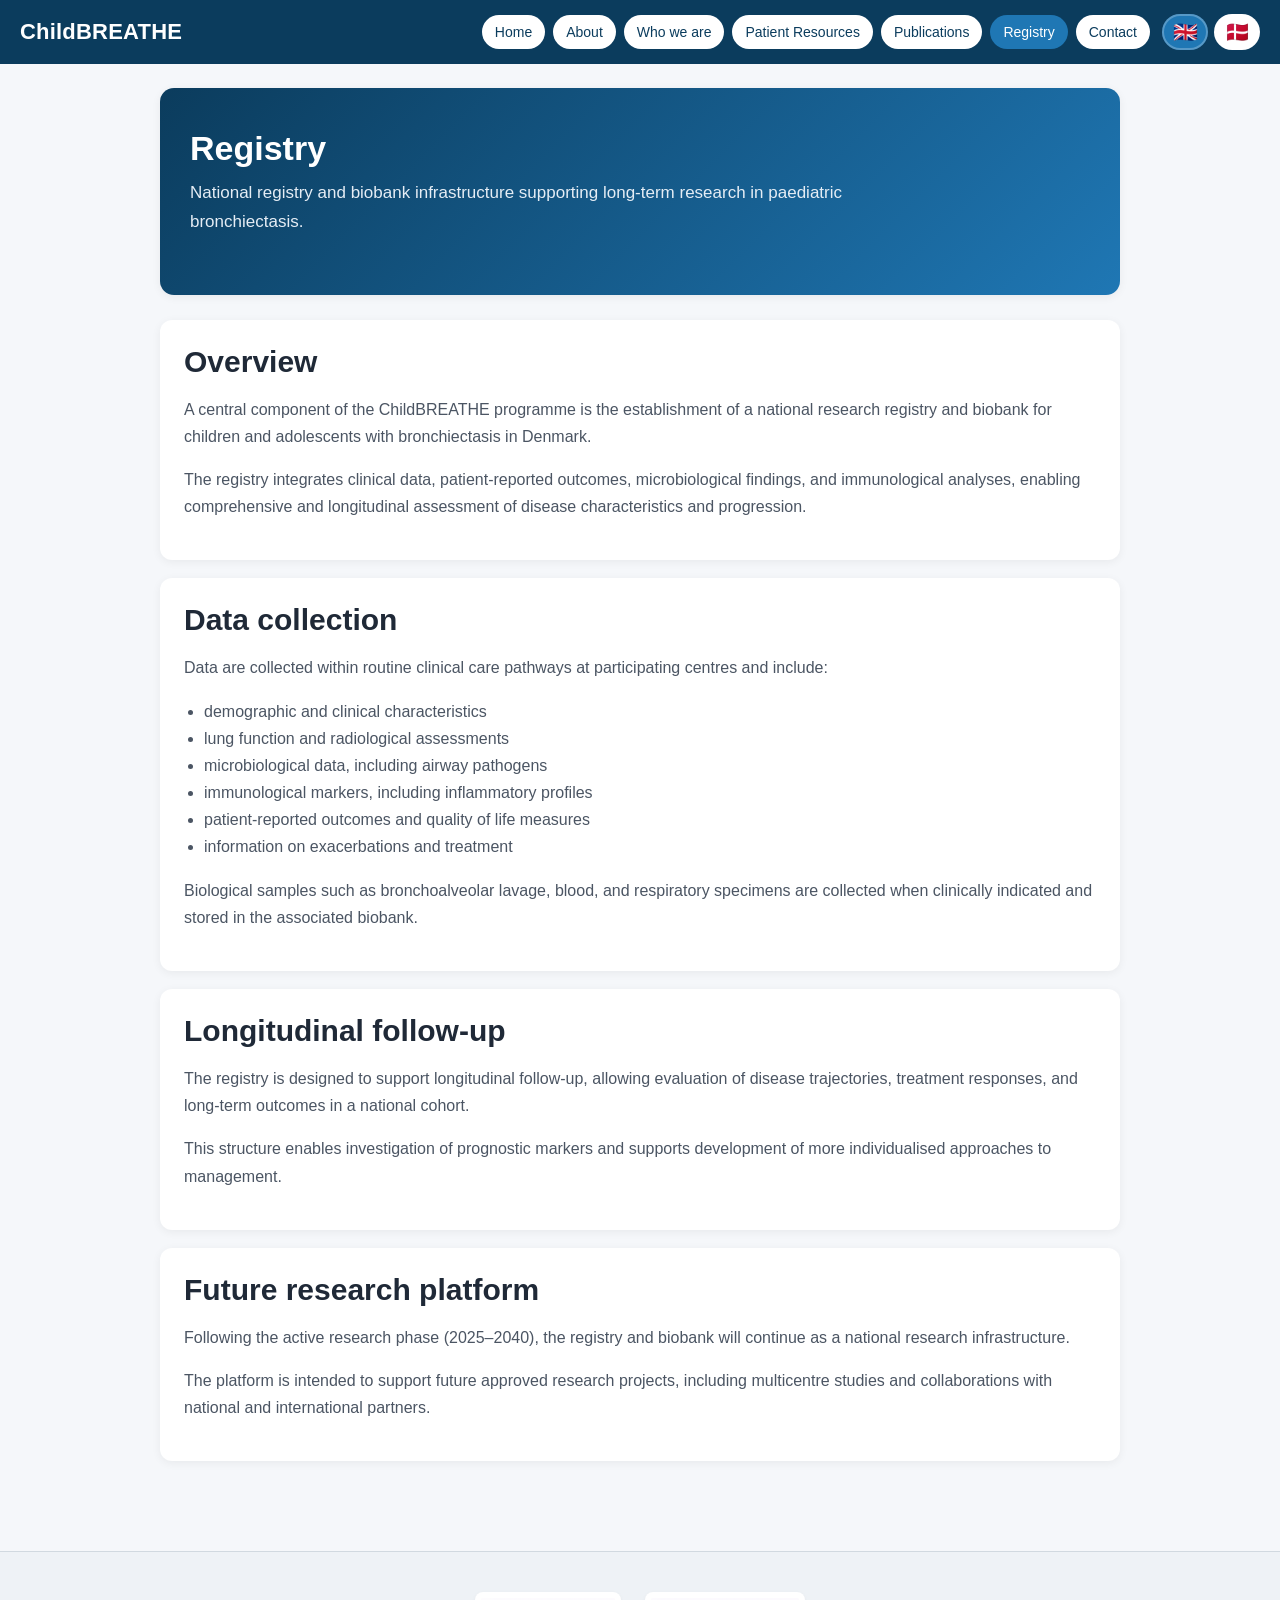
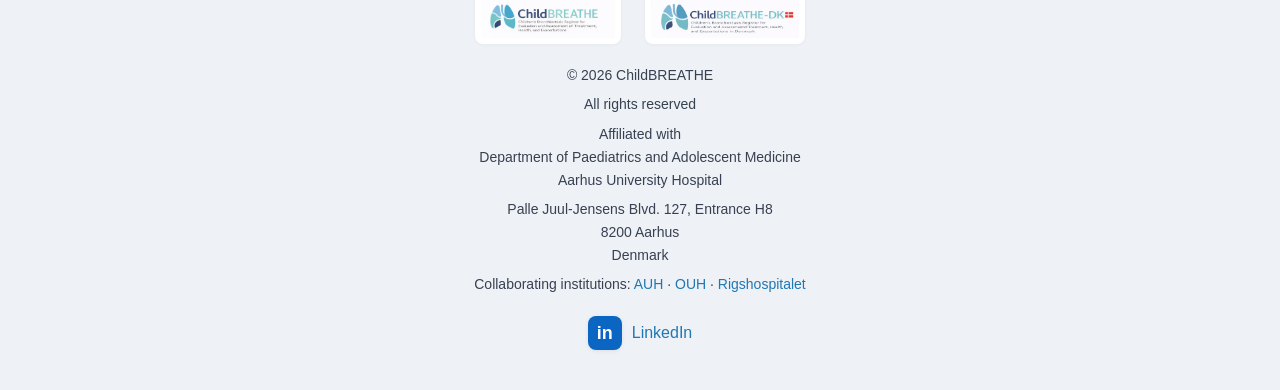
<file: registry/index.html>
<!DOCTYPE html>
<html lang="en">
<head>
  <meta charset="UTF-8">
  <meta name="viewport" content="width=device-width, initial-scale=1.0">

  <title>Registry | ChildBREATHE</title>

  <meta name="description" content="National registry and biobank infrastructure for paediatric bronchiectasis research in Denmark within the ChildBREATHE programme.">
  <meta name="robots" content="index, follow">

  <link rel="canonical" href="https://childbreathe.com/registry/">
  <link rel="alternate" hreflang="en" href="https://childbreathe.com/registry/">
  <link rel="alternate" hreflang="da" href="https://childbreathe.com/da/registry/">

  <link rel="icon" type="image/png" href="/favicon.png">
  <link rel="stylesheet" href="/styles.css">

  <meta property="og:title" content="Registry | ChildBREATHE">
  <meta property="og:description" content="National registry and biobank for paediatric bronchiectasis research in Denmark.">
  <meta property="og:type" content="website">
  <meta property="og:url" content="https://childbreathe.com/registry/">
  <meta property="og:image" content="https://childbreathe.com/logo-int.png">
</head>

<body>

  <header>
    <a class="logo-text" href="/">ChildBREATHE</a>

    <div class="header-right">
      <button class="menu-toggle" type="button" onclick="toggleMenu()">☰ Menu</button>

      <div class="mobile-panel" id="mobileMenu">
        <nav>
          <a href="/">Home</a>
          <a href="/about/">About</a>
          <a href="/who-we-are/">Who we are</a>
          <a href="/patient-resources/">Patient Resources</a>
          <a href="/publications/">Publications</a>
          <a href="/registry/" class="active">Registry</a>
          <a href="/contact/">Contact</a>
        </nav>
      </div>

      <div class="flags">
        <a class="flag-link active-lang" href="/registry/" aria-label="English">🇬🇧</a>
        <a class="flag-link" href="/da/registry/" aria-label="Dansk">🇩🇰</a>
      </div>
    </div>
  </header>

  <main class="container">

    <section class="hero">
      <h1>Registry</h1>
      <p>
        National registry and biobank infrastructure supporting long-term research in paediatric bronchiectasis.
      </p>
    </section>

    <div class="card">
      <h2>Overview</h2>
      <p>
        A central component of the ChildBREATHE programme is the establishment of a national research registry and biobank for children and adolescents with bronchiectasis in Denmark.
      </p>
      <p>
        The registry integrates clinical data, patient-reported outcomes, microbiological findings, and immunological analyses, enabling comprehensive and longitudinal assessment of disease characteristics and progression.
      </p>
    </div>

    <div class="card">
      <h2>Data collection</h2>
      <p>
        Data are collected within routine clinical care pathways at participating centres and include:
      </p>

      <ul>
        <li>demographic and clinical characteristics</li>
        <li>lung function and radiological assessments</li>
        <li>microbiological data, including airway pathogens</li>
        <li>immunological markers, including inflammatory profiles</li>
        <li>patient-reported outcomes and quality of life measures</li>
        <li>information on exacerbations and treatment</li>
      </ul>

      <p>
        Biological samples such as bronchoalveolar lavage, blood, and respiratory specimens are collected when clinically indicated and stored in the associated biobank.
      </p>
    </div>

    <div class="card">
      <h2>Longitudinal follow-up</h2>
      <p>
        The registry is designed to support longitudinal follow-up, allowing evaluation of disease trajectories, treatment responses, and long-term outcomes in a national cohort.
      </p>
      <p>
        This structure enables investigation of prognostic markers and supports development of more individualised approaches to management.
      </p>
    </div>

    <div class="card">
      <h2>Future research platform</h2>
      <p>
        Following the active research phase (2025–2040), the registry and biobank will continue as a national research infrastructure.
      </p>
      <p>
        The platform is intended to support future approved research projects, including multicentre studies and collaborations with national and international partners.
      </p>
    </div>

  </main>

  <footer>
    <div class="footer-inner">
      <div class="footer-logos">
        <img src="/logo-int.png" alt="ChildBREATHE international logo">
        <img src="/logo-dk.png" alt="ChildBREATHE Denmark logo">
      </div>

      <div class="footer-text">
        <p>© 2026 ChildBREATHE</p>
        <p>All rights reserved</p>

        <p>
          Affiliated with<br>
          Department of Paediatrics and Adolescent Medicine<br>
          Aarhus University Hospital
        </p>

        <p>
          Palle Juul-Jensens Blvd. 127, Entrance H8<br>
          8200 Aarhus<br>
          Denmark
        </p>

        <p>
          Collaborating institutions:
          <a href="https://www.auh.dk" target="_blank" rel="noopener noreferrer">AUH</a> ·
          <a href="https://www.ouh.dk" target="_blank" rel="noopener noreferrer">OUH</a> ·
          <a href="https://www.rigshospitalet.dk" target="_blank" rel="noopener noreferrer">Rigshospitalet</a>
        </p>

        <div class="linkedin-footer">
          <a class="linkedin-badge" href="https://linkedin.com/company/childbreathe" target="_blank" rel="noopener noreferrer">in</a>
          <a href="https://linkedin.com/company/childbreathe" target="_blank" rel="noopener noreferrer">LinkedIn</a>
        </div>
      </div>
    </div>
  </footer>

  <script src="/script.js"></script>

</body>
</html>
</file>
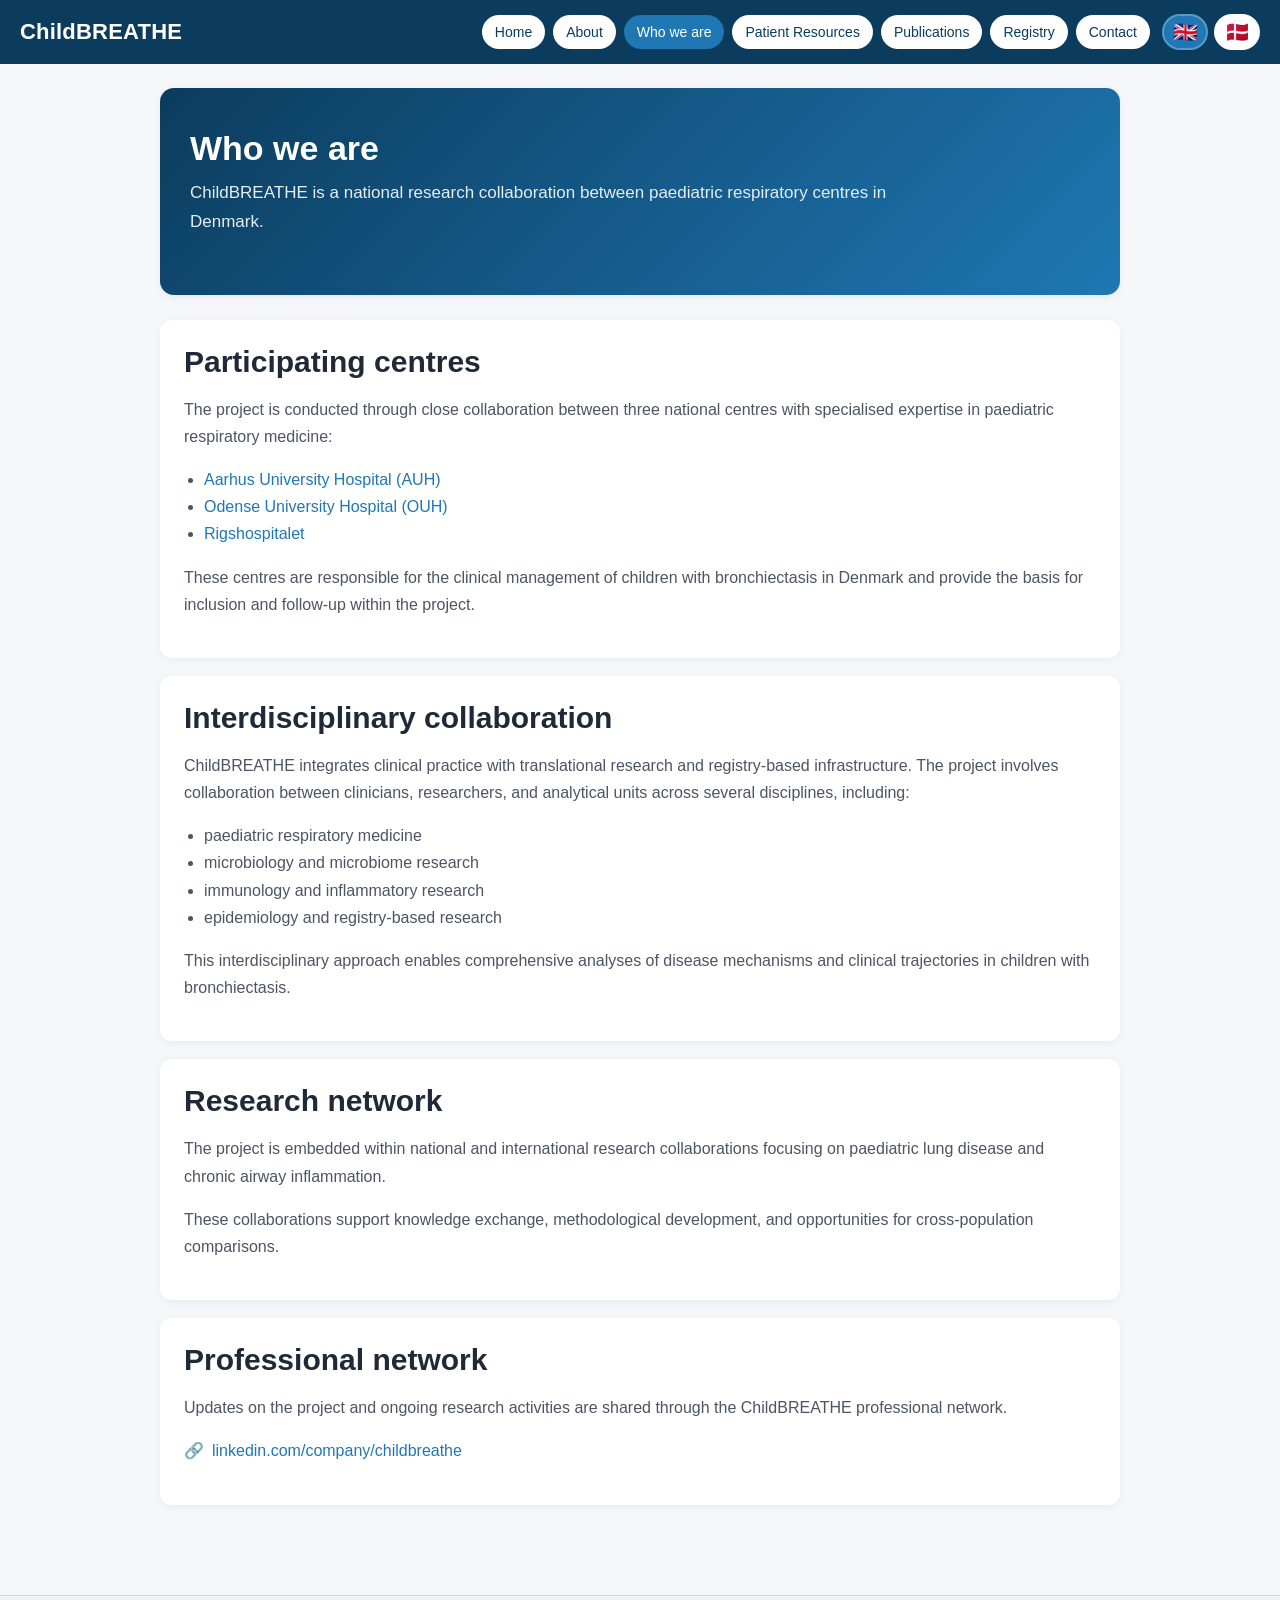
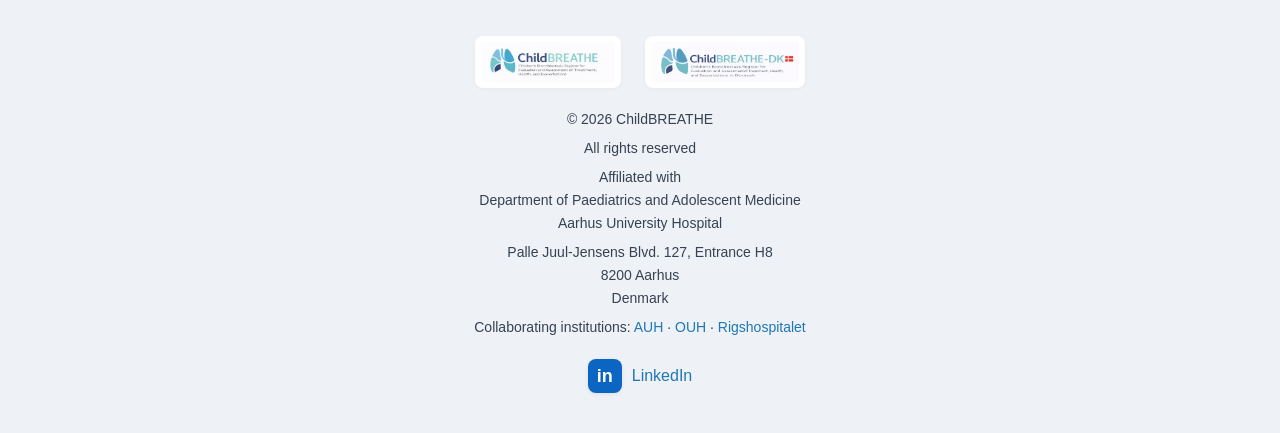
<file: who-we-are/index.html>
<!DOCTYPE html>
<html lang="en">
<head>
  <meta charset="UTF-8">
  <meta name="viewport" content="width=device-width, initial-scale=1.0">

  <title>Who we are | ChildBREATHE</title>

  <meta name="description" content="ChildBREATHE is a national collaboration between Danish university hospitals focusing on paediatric bronchiectasis research.">
  <meta name="robots" content="index, follow">

  <link rel="canonical" href="https://childbreathe.com/who-we-are/">
  <link rel="alternate" hreflang="en" href="https://childbreathe.com/who-we-are/">
  <link rel="alternate" hreflang="da" href="https://childbreathe.com/da/who-we-are/">

  <link rel="icon" type="image/png" href="/favicon.png">
  <link rel="stylesheet" href="/styles.css">
</head>

<body>

  <header>
    <a class="logo-text" href="/">ChildBREATHE</a>

    <div class="header-right">
      <button class="menu-toggle" type="button" onclick="toggleMenu()">☰ Menu</button>

      <div class="mobile-panel" id="mobileMenu">
        <nav>
          <a href="/">Home</a>
          <a href="/about/">About</a>
          <a href="/who-we-are/" class="active">Who we are</a>
          <a href="/patient-resources/">Patient Resources</a>
          <a href="/publications/">Publications</a>
          <a href="/registry/">Registry</a>
          <a href="/contact/">Contact</a>
        </nav>
      </div>

      <div class="flags">
        <a class="flag-link active-lang" href="/who-we-are/" aria-label="English">🇬🇧</a>
        <a class="flag-link" href="/da/who-we-are/" aria-label="Dansk">🇩🇰</a>
      </div>
    </div>
  </header>

  <main class="container">

    <section class="hero">
      <h1>Who we are</h1>
      <p>
        ChildBREATHE is a national research collaboration between paediatric respiratory centres in Denmark.
      </p>
    </section>

    <div class="card">
      <h2>Participating centres</h2>
      <p>
        The project is conducted through close collaboration between three national centres with specialised expertise in paediatric respiratory medicine:
      </p>

      <ul>
        <li>
          <a href="https://www.auh.dk" target="_blank" rel="noopener noreferrer">
            Aarhus University Hospital (AUH)
          </a>
        </li>
        <li>
          <a href="https://www.ouh.dk" target="_blank" rel="noopener noreferrer">
            Odense University Hospital (OUH)
          </a>
        </li>
        <li>
          <a href="https://www.rigshospitalet.dk" target="_blank" rel="noopener noreferrer">
            Rigshospitalet
          </a>
        </li>
      </ul>

      <p>
        These centres are responsible for the clinical management of children with bronchiectasis in Denmark and provide the basis for inclusion and follow-up within the project.
      </p>
    </div>

    <div class="card">
      <h2>Interdisciplinary collaboration</h2>
      <p>
        ChildBREATHE integrates clinical practice with translational research and registry-based infrastructure. The project involves collaboration between clinicians, researchers, and analytical units across several disciplines, including:
      </p>

      <ul>
        <li>paediatric respiratory medicine</li>
        <li>microbiology and microbiome research</li>
        <li>immunology and inflammatory research</li>
        <li>epidemiology and registry-based research</li>
      </ul>

      <p>
        This interdisciplinary approach enables comprehensive analyses of disease mechanisms and clinical trajectories in children with bronchiectasis.
      </p>
    </div>

    <div class="card">
      <h2>Research network</h2>
      <p>
        The project is embedded within national and international research collaborations focusing on paediatric lung disease and chronic airway inflammation.
      </p>

      <p>
        These collaborations support knowledge exchange, methodological development, and opportunities for cross-population comparisons.
      </p>
    </div>

    <div class="card">
      <h2>Professional network</h2>
      <p>
        Updates on the project and ongoing research activities are shared through the ChildBREATHE professional network.
      </p>

      <p class="contact-line">
        🔗 <a href="https://linkedin.com/company/childbreathe" target="_blank" rel="noopener noreferrer">
          linkedin.com/company/childbreathe
        </a>
      </p>
    </div>

  </main>

  <footer>
    <div class="footer-inner">
      <div class="footer-logos">
        <img src="/logo-int.png" alt="ChildBREATHE international logo">
        <img src="/logo-dk.png" alt="ChildBREATHE Denmark logo">
      </div>

      <div class="footer-text">
        <p>© 2026 ChildBREATHE</p>
        <p>All rights reserved</p>

        <p>
          Affiliated with<br>
          Department of Paediatrics and Adolescent Medicine<br>
          Aarhus University Hospital
        </p>

        <p>
          Palle Juul-Jensens Blvd. 127, Entrance H8<br>
          8200 Aarhus<br>
          Denmark
        </p>

        <p>
          Collaborating institutions:
          <a href="https://www.auh.dk" target="_blank">AUH</a> ·
          <a href="https://www.ouh.dk" target="_blank">OUH</a> ·
          <a href="https://www.rigshospitalet.dk" target="_blank">Rigshospitalet</a>
        </p>

        <div class="linkedin-footer">
          <a class="linkedin-badge" href="https://linkedin.com/company/childbreathe" target="_blank">in</a>
          <a href="https://linkedin.com/company/childbreathe" target="_blank">LinkedIn</a>
        </div>
      </div>
    </div>
  </footer>

  <script src="/script.js"></script>

</body>
</html>
</file>
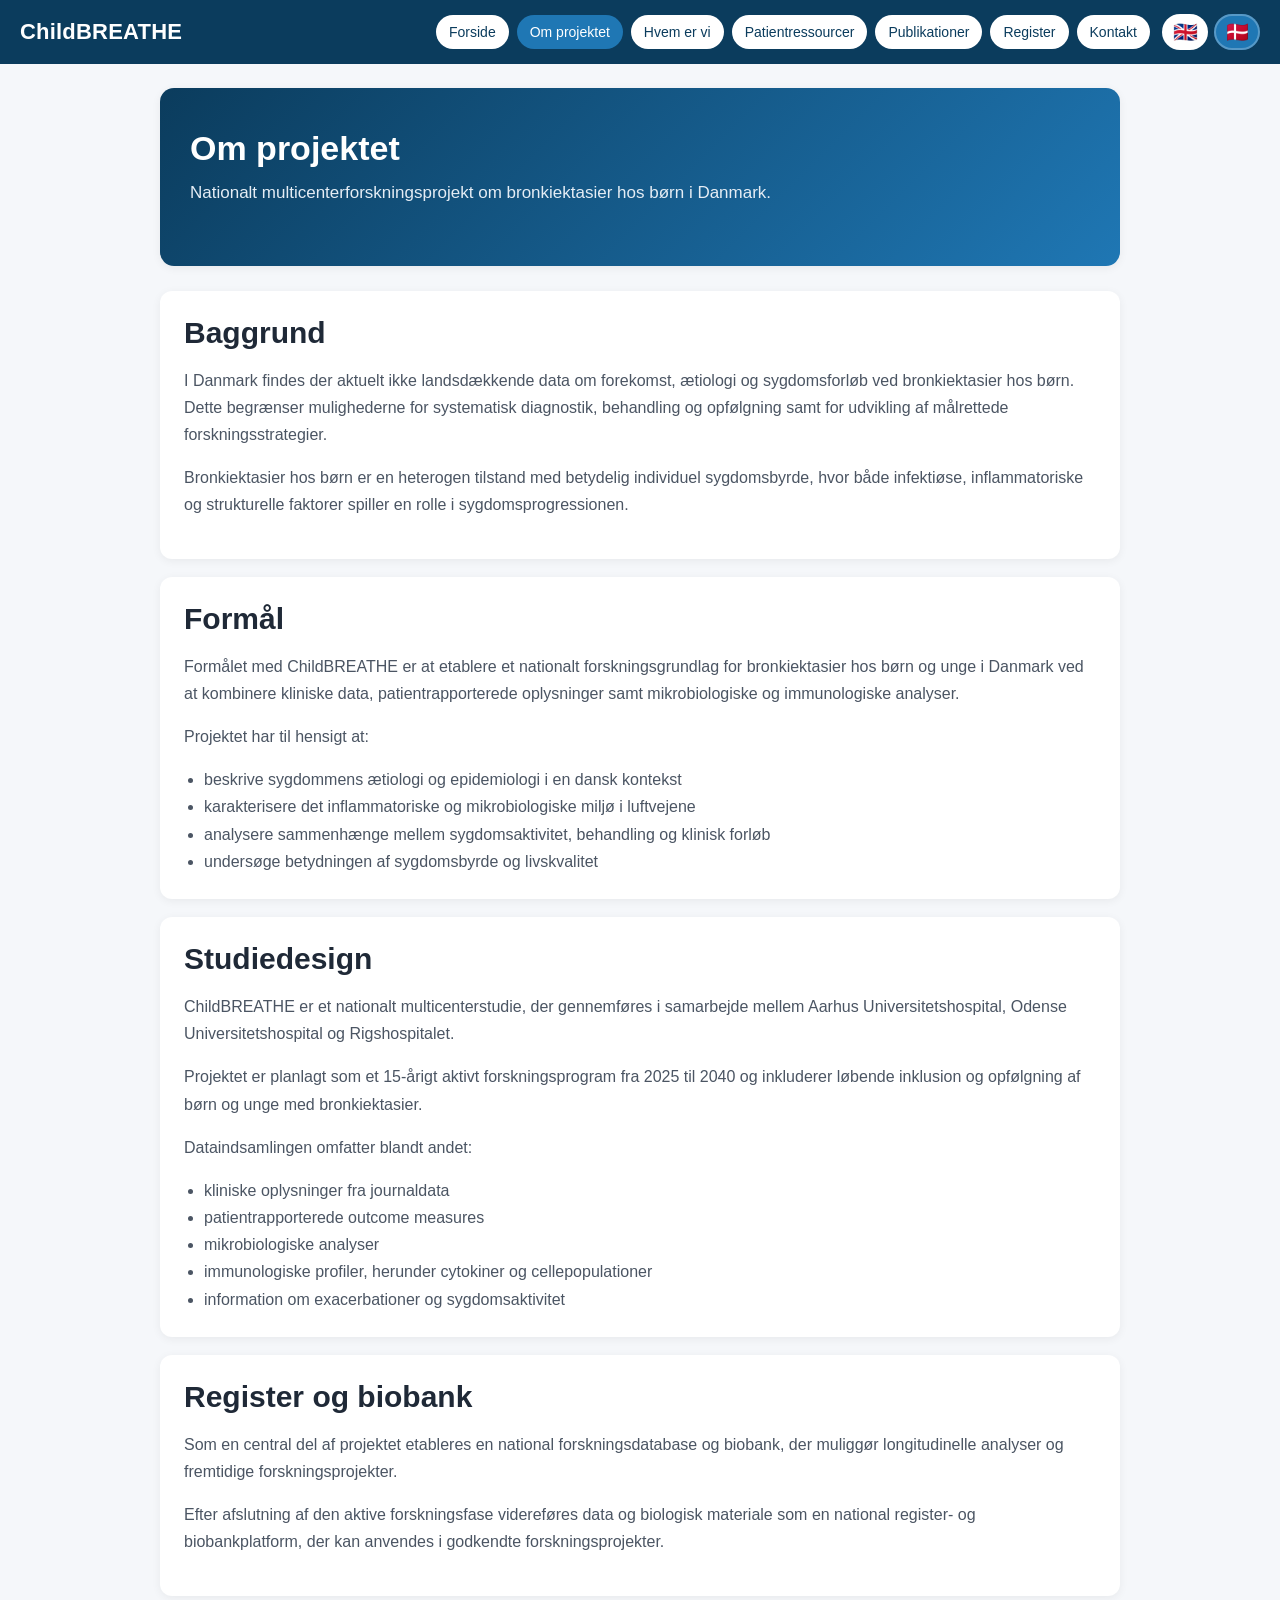
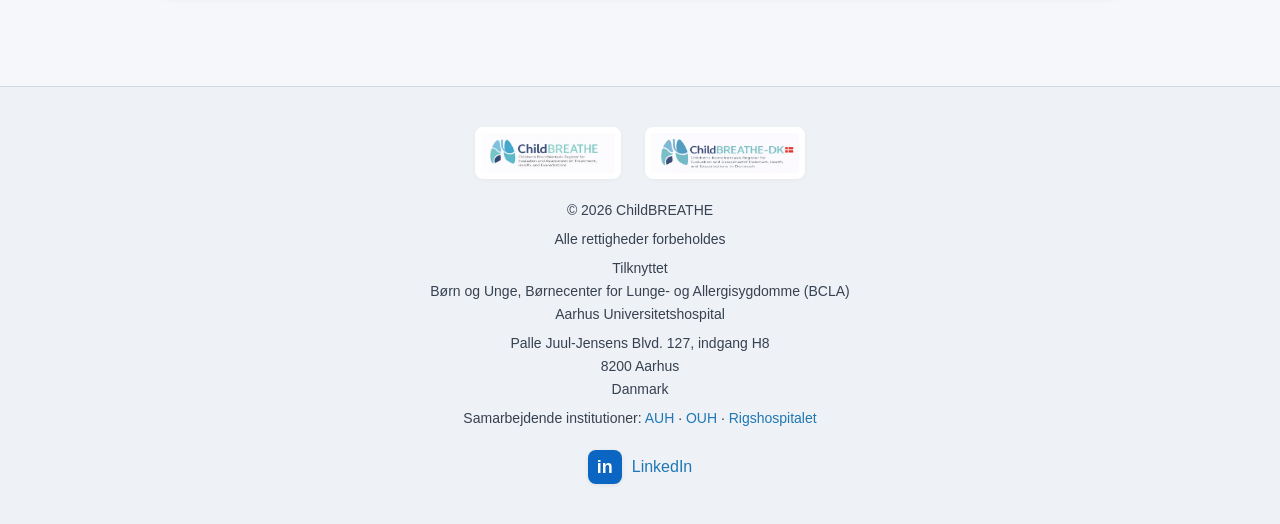
<file: da/about/index.html>
<!DOCTYPE html>
<html lang="da">
<head>
  <meta charset="UTF-8">
  <meta name="viewport" content="width=device-width, initial-scale=1.0">

  <title>Om projektet | ChildBREATHE</title>

  <meta name="description" content="ChildBREATHE er et nationalt multicenterforskningsprojekt om bronkiektasier hos børn i Danmark.">
  <meta name="robots" content="index, follow">

  <link rel="canonical" href="https://childbreathe.com/da/about/">
  <link rel="alternate" hreflang="en" href="https://childbreathe.com/about/">
  <link rel="alternate" hreflang="da" href="https://childbreathe.com/da/about/">

  <link rel="icon" type="image/png" href="/favicon.png">
  <link rel="stylesheet" href="/styles.css">
</head>

<body>

  <header>
    <a class="logo-text" href="/da/">ChildBREATHE</a>

    <div class="header-right">
      <button class="menu-toggle" type="button" onclick="toggleMenu()">☰ Menu</button>

      <div class="mobile-panel" id="mobileMenu">
        <nav>
          <a href="/da/">Forside</a>
          <a href="/da/about/" class="active">Om projektet</a>
          <a href="/da/who-we-are/">Hvem er vi</a>
          <a href="/da/patient-resources/">Patientressourcer</a>
          <a href="/da/publications/">Publikationer</a>
          <a href="/da/registry/">Register</a>
          <a href="/da/contact/">Kontakt</a>
        </nav>
      </div>

      <div class="flags">
        <a class="flag-link" href="/about/" aria-label="English">🇬🇧</a>
        <a class="flag-link active-lang" href="/da/about/" aria-label="Dansk">🇩🇰</a>
      </div>
    </div>
  </header>

  <main class="container">

    <section class="hero">
      <h1>Om projektet</h1>
      <p>
        Nationalt multicenterforskningsprojekt om bronkiektasier hos børn i Danmark.
      </p>
    </section>

    <div class="card">
      <h2>Baggrund</h2>
      <p>
        I Danmark findes der aktuelt ikke landsdækkende data om forekomst, ætiologi og sygdomsforløb ved bronkiektasier hos børn. Dette begrænser mulighederne for systematisk diagnostik, behandling og opfølgning samt for udvikling af målrettede forskningsstrategier.
      </p>
      <p>
        Bronkiektasier hos børn er en heterogen tilstand med betydelig individuel sygdomsbyrde, hvor både infektiøse, inflammatoriske og strukturelle faktorer spiller en rolle i sygdomsprogressionen.
      </p>
    </div>

    <div class="card">
      <h2>Formål</h2>
      <p>
        Formålet med ChildBREATHE er at etablere et nationalt forskningsgrundlag for bronkiektasier hos børn og unge i Danmark ved at kombinere kliniske data, patientrapporterede oplysninger samt mikrobiologiske og immunologiske analyser.
      </p>
      <p>
        Projektet har til hensigt at:
      </p>
      <ul>
        <li>beskrive sygdommens ætiologi og epidemiologi i en dansk kontekst</li>
        <li>karakterisere det inflammatoriske og mikrobiologiske miljø i luftvejene</li>
        <li>analysere sammenhænge mellem sygdomsaktivitet, behandling og klinisk forløb</li>
        <li>undersøge betydningen af sygdomsbyrde og livskvalitet</li>
      </ul>
    </div>

    <div class="card">
      <h2>Studiedesign</h2>
      <p>
        ChildBREATHE er et nationalt multicenterstudie, der gennemføres i samarbejde mellem Aarhus Universitetshospital, Odense Universitetshospital og Rigshospitalet.
      </p>
      <p>
        Projektet er planlagt som et 15-årigt aktivt forskningsprogram fra 2025 til 2040 og inkluderer løbende inklusion og opfølgning af børn og unge med bronkiektasier.
      </p>
      <p>
        Dataindsamlingen omfatter blandt andet:
      </p>
      <ul>
        <li>kliniske oplysninger fra journaldata</li>
        <li>patientrapporterede outcome measures</li>
        <li>mikrobiologiske analyser</li>
        <li>immunologiske profiler, herunder cytokiner og cellepopulationer</li>
        <li>information om exacerbationer og sygdomsaktivitet</li>
      </ul>
    </div>

    <div class="card">
      <h2>Register og biobank</h2>
      <p>
        Som en central del af projektet etableres en national forskningsdatabase og biobank, der muliggør longitudinelle analyser og fremtidige forskningsprojekter.
      </p>
      <p>
        Efter afslutning af den aktive forskningsfase videreføres data og biologisk materiale som en national register- og biobankplatform, der kan anvendes i godkendte forskningsprojekter.
      </p>
    </div>

  </main>

  <footer>
    <div class="footer-inner">
      <div class="footer-logos">
        <img src="/logo-int.png" alt="ChildBREATHE international logo">
        <img src="/logo-dk.png" alt="ChildBREATHE Denmark logo">
      </div>

      <div class="footer-text">
        <p>© 2026 ChildBREATHE</p>
        <p>Alle rettigheder forbeholdes</p>

        <p>
          Tilknyttet<br>
          Børn og Unge, Børnecenter for Lunge- og Allergisygdomme (BCLA)<br>
          Aarhus Universitetshospital
        </p>

        <p>
          Palle Juul-Jensens Blvd. 127, indgang H8<br>
          8200 Aarhus<br>
          Danmark
        </p>

        <p>
          Samarbejdende institutioner:
          <a href="https://www.auh.dk" target="_blank">AUH</a> ·
          <a href="https://www.ouh.dk" target="_blank">OUH</a> ·
          <a href="https://www.rigshospitalet.dk" target="_blank">Rigshospitalet</a>
        </p>

        <div class="linkedin-footer">
          <a class="linkedin-badge" href="https://linkedin.com/company/childbreathe" target="_blank">in</a>
          <a href="https://linkedin.com/company/childbreathe" target="_blank">LinkedIn</a>
        </div>
      </div>
    </div>
  </footer>

  <script src="/script.js"></script>

</body>
</html>
</file>
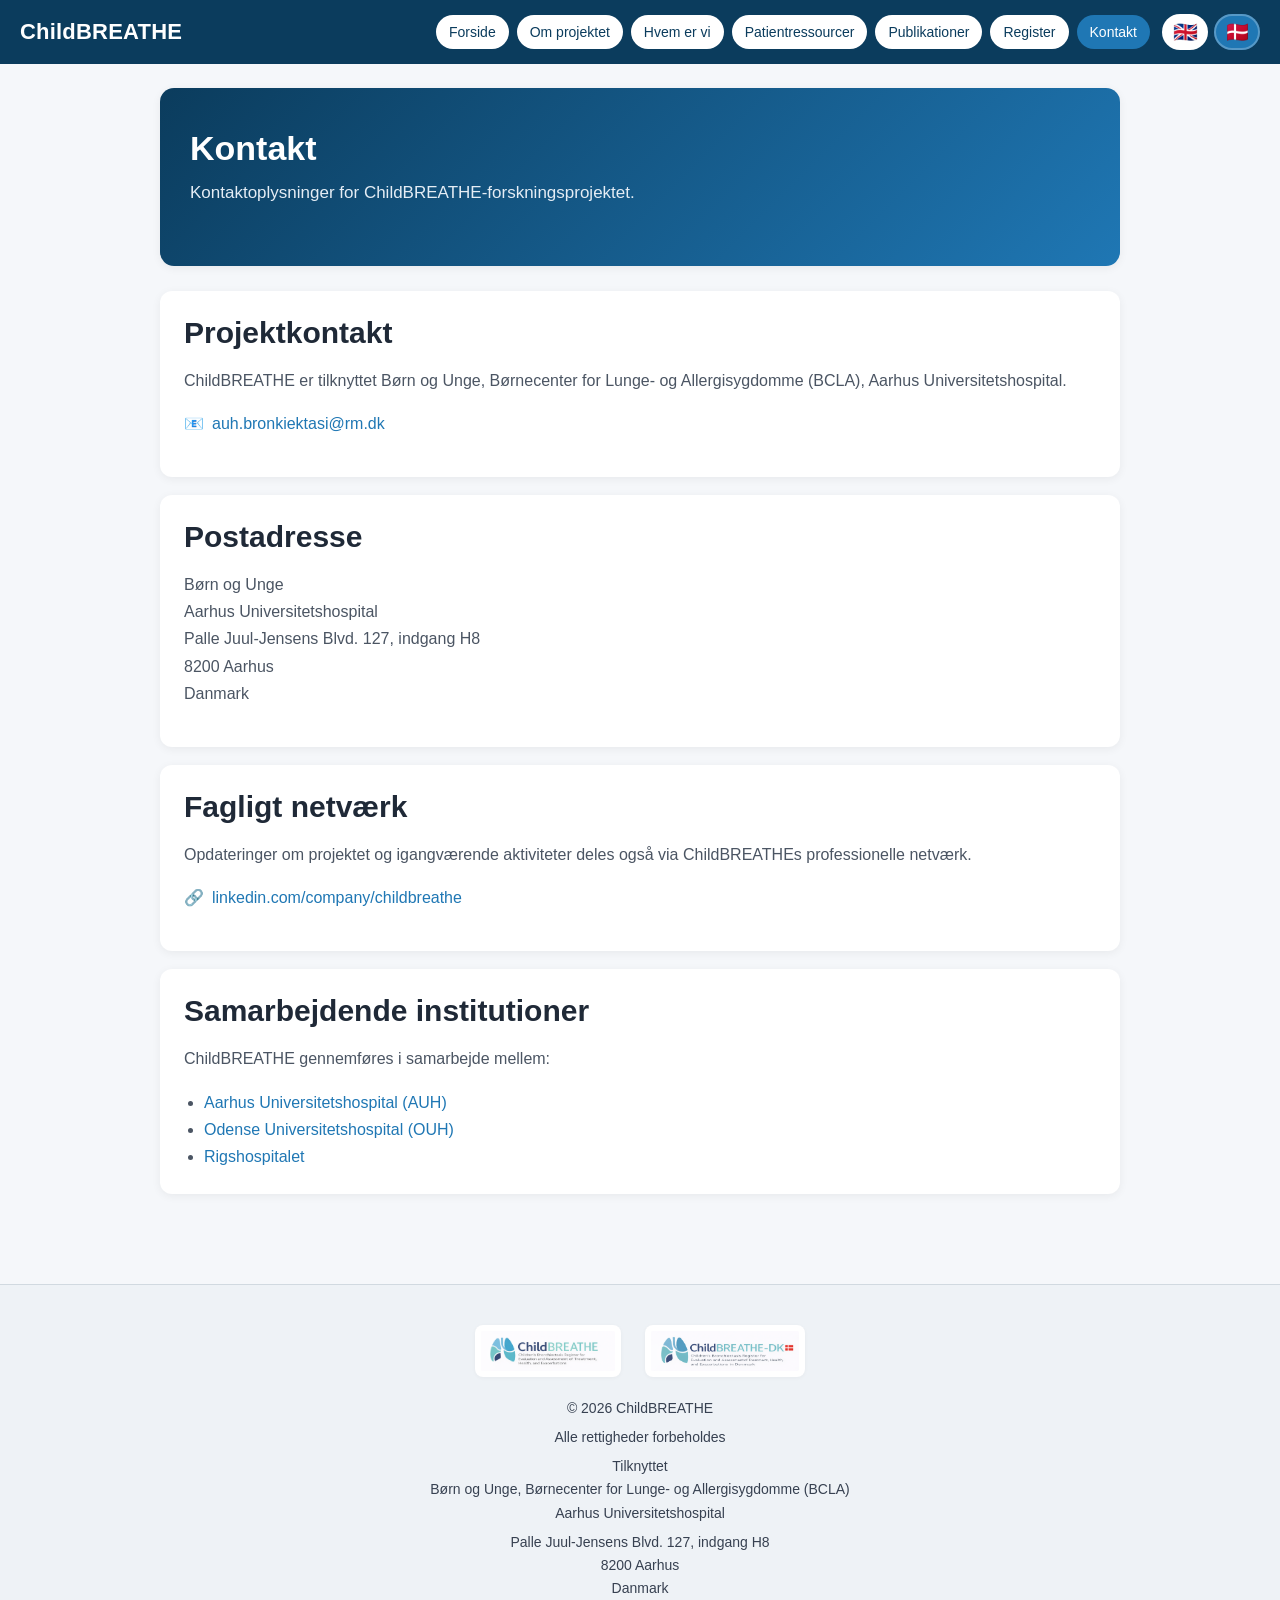
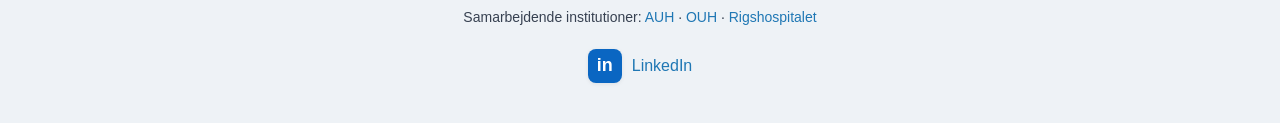
<file: da/contact/index.html>
<!DOCTYPE html>
<html lang="da">
<head>
  <meta charset="UTF-8">
  <meta name="viewport" content="width=device-width, initial-scale=1.0">

  <title>Kontakt | ChildBREATHE</title>

  <meta name="description" content="Kontaktoplysninger for ChildBREATHE, et nationalt forskningsprojekt om bronkiektasier hos børn i Danmark.">
  <meta name="robots" content="index, follow">

  <link rel="canonical" href="https://childbreathe.com/da/contact/">
  <link rel="alternate" hreflang="en" href="https://childbreathe.com/contact/">
  <link rel="alternate" hreflang="da" href="https://childbreathe.com/da/contact/">

  <link rel="icon" type="image/png" href="/favicon.png">
  <link rel="stylesheet" href="/styles.css">

  <meta property="og:title" content="Kontakt | ChildBREATHE">
  <meta property="og:description" content="Kontaktoplysninger for ChildBREATHE, et nationalt forskningsprojekt om bronkiektasier hos børn i Danmark.">
  <meta property="og:type" content="website">
  <meta property="og:url" content="https://childbreathe.com/da/contact/">
  <meta property="og:image" content="https://childbreathe.com/logo-int.png">
</head>

<body>

  <header>
    <a class="logo-text" href="/da/">ChildBREATHE</a>

    <div class="header-right">
      <button class="menu-toggle" type="button" onclick="toggleMenu()">☰ Menu</button>

      <div class="mobile-panel" id="mobileMenu">
        <nav>
          <a href="/da/">Forside</a>
          <a href="/da/about/">Om projektet</a>
          <a href="/da/who-we-are/">Hvem er vi</a>
          <a href="/da/patient-resources/">Patientressourcer</a>
          <a href="/da/publications/">Publikationer</a>
          <a href="/da/registry/">Register</a>
          <a href="/da/contact/" class="active">Kontakt</a>
        </nav>
      </div>

      <div class="flags">
        <a class="flag-link" href="/contact/" aria-label="English">🇬🇧</a>
        <a class="flag-link active-lang" href="/da/contact/" aria-label="Dansk">🇩🇰</a>
      </div>
    </div>
  </header>

  <main class="container">

    <section class="hero">
      <h1>Kontakt</h1>
      <p>
        Kontaktoplysninger for ChildBREATHE-forskningsprojektet.
      </p>
    </section>

    <div class="card">
      <h2>Projektkontakt</h2>
      <p>
        ChildBREATHE er tilknyttet Børn og Unge, Børnecenter for Lunge- og Allergisygdomme (BCLA), Aarhus Universitetshospital.
      </p>

      <p class="contact-line">
        📧 <a href="mailto:auh.bronkiektasi@rm.dk">auh.bronkiektasi@rm.dk</a>
      </p>
    </div>

    <div class="card">
      <h2>Postadresse</h2>
      <p>
        Børn og Unge<br>
        Aarhus Universitetshospital<br>
        Palle Juul-Jensens Blvd. 127, indgang H8<br>
        8200 Aarhus<br>
        Danmark
      </p>
    </div>

    <div class="card">
      <h2>Fagligt netværk</h2>
      <p>
        Opdateringer om projektet og igangværende aktiviteter deles også via ChildBREATHEs professionelle netværk.
      </p>

      <p class="contact-line">
        🔗 <a href="https://linkedin.com/company/childbreathe" target="_blank" rel="noopener noreferrer">
          linkedin.com/company/childbreathe
        </a>
      </p>
    </div>

    <div class="card">
      <h2>Samarbejdende institutioner</h2>
      <p>
        ChildBREATHE gennemføres i samarbejde mellem:
      </p>

      <ul>
        <li>
          <a href="https://www.auh.dk" target="_blank" rel="noopener noreferrer">
            Aarhus Universitetshospital (AUH)
          </a>
        </li>
        <li>
          <a href="https://www.ouh.dk" target="_blank" rel="noopener noreferrer">
            Odense Universitetshospital (OUH)
          </a>
        </li>
        <li>
          <a href="https://www.rigshospitalet.dk" target="_blank" rel="noopener noreferrer">
            Rigshospitalet
          </a>
        </li>
      </ul>
    </div>

  </main>

  <footer>
    <div class="footer-inner">
      <div class="footer-logos">
        <img src="/logo-int.png" alt="ChildBREATHE international logo">
        <img src="/logo-dk.png" alt="ChildBREATHE Denmark logo">
      </div>

      <div class="footer-text">
        <p>© 2026 ChildBREATHE</p>
        <p>Alle rettigheder forbeholdes</p>

        <p>
          Tilknyttet<br>
          Børn og Unge, Børnecenter for Lunge- og Allergisygdomme (BCLA)<br>
          Aarhus Universitetshospital
        </p>

        <p>
          Palle Juul-Jensens Blvd. 127, indgang H8<br>
          8200 Aarhus<br>
          Danmark
        </p>

        <p>
          Samarbejdende institutioner:
          <a href="https://www.auh.dk" target="_blank" rel="noopener noreferrer">AUH</a> ·
          <a href="https://www.ouh.dk" target="_blank" rel="noopener noreferrer">OUH</a> ·
          <a href="https://www.rigshospitalet.dk" target="_blank" rel="noopener noreferrer">Rigshospitalet</a>
        </p>

        <div class="linkedin-footer">
          <a class="linkedin-badge" href="https://linkedin.com/company/childbreathe" target="_blank" rel="noopener noreferrer">in</a>
          <a href="https://linkedin.com/company/childbreathe" target="_blank" rel="noopener noreferrer">LinkedIn</a>
        </div>
      </div>
    </div>
  </footer>

  <script src="/script.js"></script>

</body>
</html>
</file>
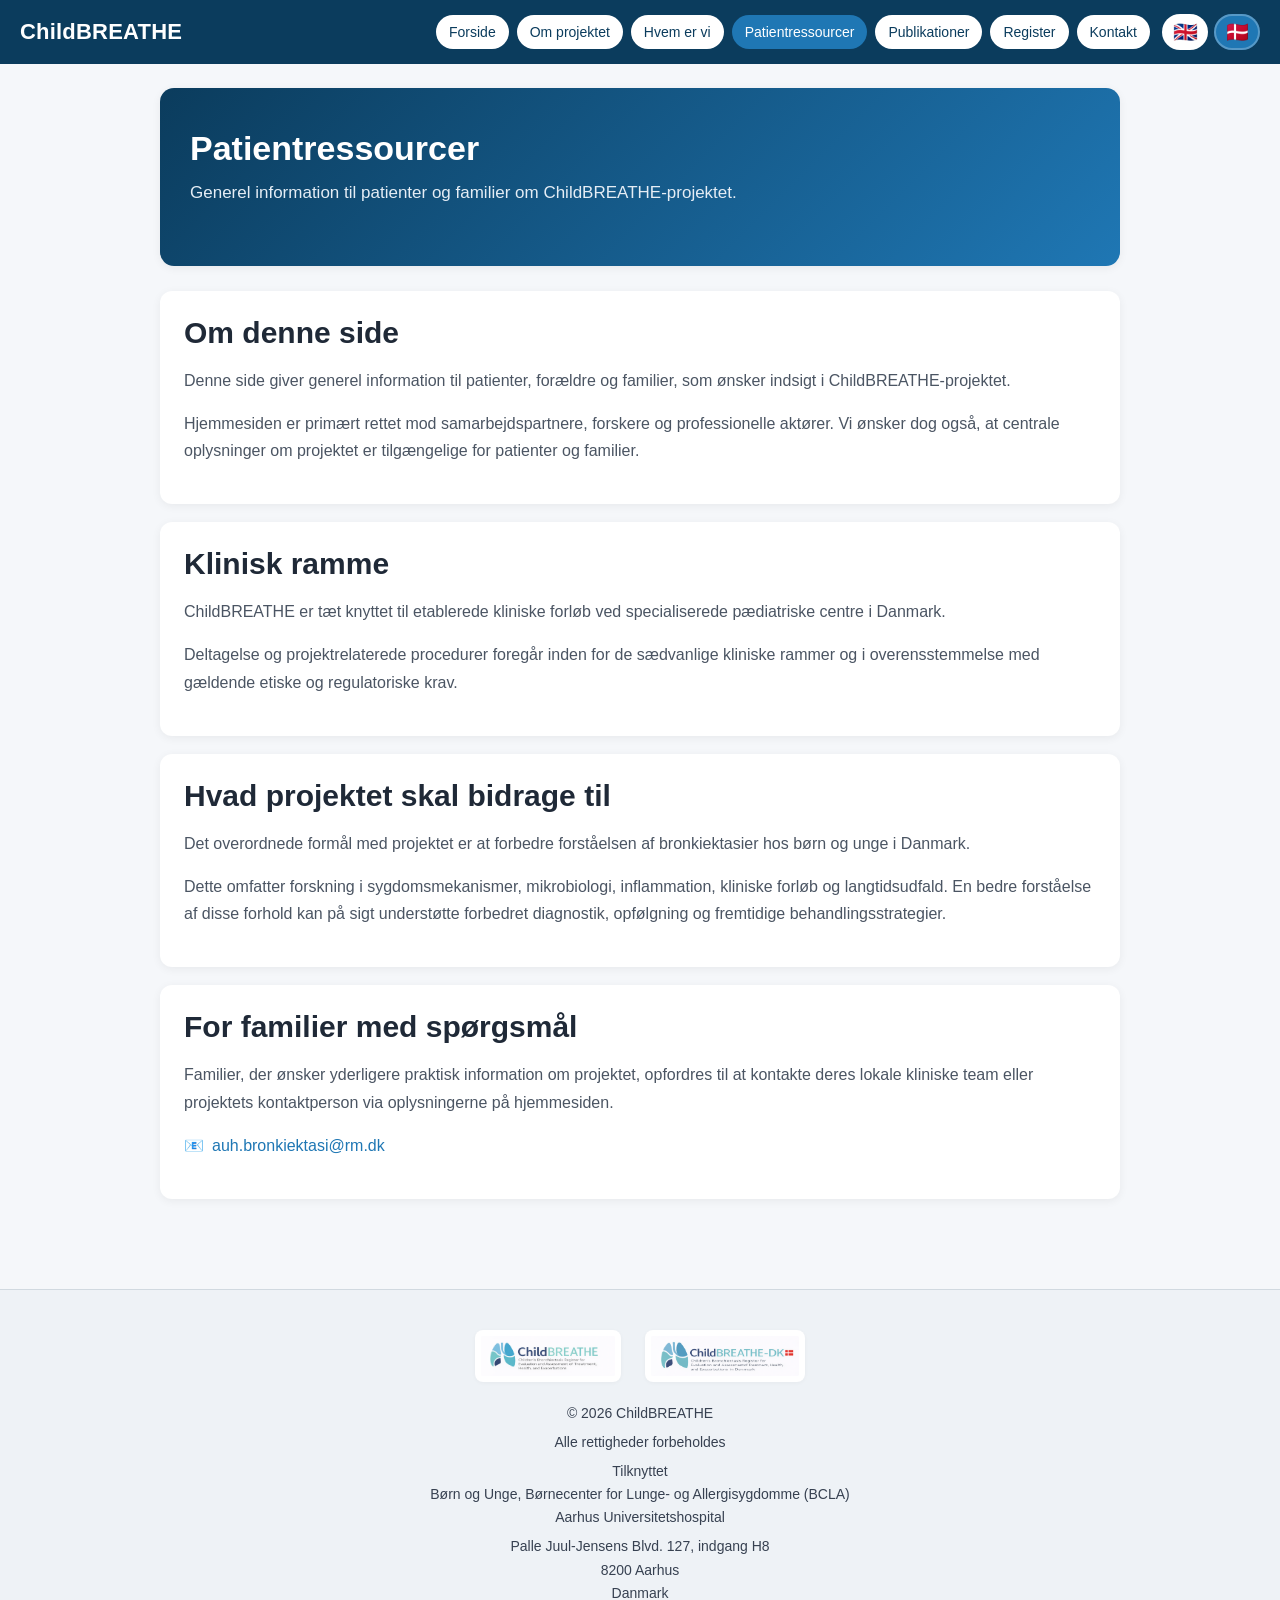
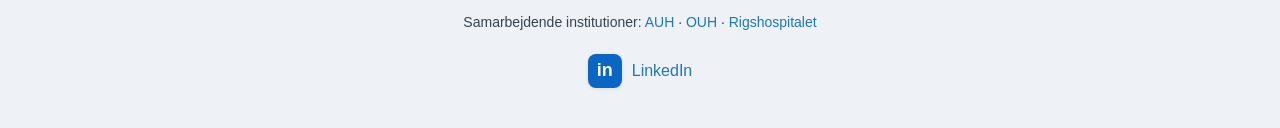
<file: da/patient-resources/index.html>
<!DOCTYPE html>
<html lang="da">
<head>
  <meta charset="UTF-8">
  <meta name="viewport" content="width=device-width, initial-scale=1.0">

  <title>Patientressourcer | ChildBREATHE</title>

  <meta name="description" content="Information til patienter og familier om ChildBREATHE, et nationalt forskningsprojekt om bronkiektasier hos børn i Danmark.">
  <meta name="robots" content="index, follow">

  <link rel="canonical" href="https://childbreathe.com/da/patient-resources/">
  <link rel="alternate" hreflang="en" href="https://childbreathe.com/patient-resources/">
  <link rel="alternate" hreflang="da" href="https://childbreathe.com/da/patient-resources/">

  <link rel="icon" type="image/png" href="/favicon.png">
  <link rel="stylesheet" href="/styles.css">
</head>

<body>

  <header>
    <a class="logo-text" href="/da/">ChildBREATHE</a>

    <div class="header-right">
      <button class="menu-toggle" type="button" onclick="toggleMenu()">☰ Menu</button>

      <div class="mobile-panel" id="mobileMenu">
        <nav>
          <a href="/da/">Forside</a>
          <a href="/da/about/">Om projektet</a>
          <a href="/da/who-we-are/">Hvem er vi</a>
          <a href="/da/patient-resources/" class="active">Patientressourcer</a>
          <a href="/da/publications/">Publikationer</a>
          <a href="/da/registry/">Register</a>
          <a href="/da/contact/">Kontakt</a>
        </nav>
      </div>

      <div class="flags">
        <a class="flag-link" href="/patient-resources/" aria-label="English">🇬🇧</a>
        <a class="flag-link active-lang" href="/da/patient-resources/" aria-label="Dansk">🇩🇰</a>
      </div>
    </div>
  </header>

  <main class="container">

    <section class="hero">
      <h1>Patientressourcer</h1>
      <p>
        Generel information til patienter og familier om ChildBREATHE-projektet.
      </p>
    </section>

    <div class="card">
      <h2>Om denne side</h2>
      <p>
        Denne side giver generel information til patienter, forældre og familier, som ønsker indsigt i ChildBREATHE-projektet.
      </p>
      <p>
        Hjemmesiden er primært rettet mod samarbejdspartnere, forskere og professionelle aktører. Vi ønsker dog også, at centrale oplysninger om projektet er tilgængelige for patienter og familier.
      </p>
    </div>

    <div class="card">
      <h2>Klinisk ramme</h2>
      <p>
        ChildBREATHE er tæt knyttet til etablerede kliniske forløb ved specialiserede pædiatriske centre i Danmark.
      </p>
      <p>
        Deltagelse og projektrelaterede procedurer foregår inden for de sædvanlige kliniske rammer og i overensstemmelse med gældende etiske og regulatoriske krav.
      </p>
    </div>

    <div class="card">
      <h2>Hvad projektet skal bidrage til</h2>
      <p>
        Det overordnede formål med projektet er at forbedre forståelsen af bronkiektasier hos børn og unge i Danmark.
      </p>
      <p>
        Dette omfatter forskning i sygdomsmekanismer, mikrobiologi, inflammation, kliniske forløb og langtidsudfald. En bedre forståelse af disse forhold kan på sigt understøtte forbedret diagnostik, opfølgning og fremtidige behandlingsstrategier.
      </p>
    </div>

    <div class="card">
      <h2>For familier med spørgsmål</h2>
      <p>
        Familier, der ønsker yderligere praktisk information om projektet, opfordres til at kontakte deres lokale kliniske team eller projektets kontaktperson via oplysningerne på hjemmesiden.
      </p>
      <p class="contact-line">
        📧 <a href="mailto:auh.bronkiektasi@rm.dk">auh.bronkiektasi@rm.dk</a>
      </p>
    </div>

  </main>

  <footer>
    <div class="footer-inner">
      <div class="footer-logos">
        <img src="/logo-int.png" alt="ChildBREATHE international logo">
        <img src="/logo-dk.png" alt="ChildBREATHE Denmark logo">
      </div>

      <div class="footer-text">
        <p>© 2026 ChildBREATHE</p>
        <p>Alle rettigheder forbeholdes</p>

        <p>
          Tilknyttet<br>
          Børn og Unge, Børnecenter for Lunge- og Allergisygdomme (BCLA)<br>
          Aarhus Universitetshospital
        </p>

        <p>
          Palle Juul-Jensens Blvd. 127, indgang H8<br>
          8200 Aarhus<br>
          Danmark
        </p>

        <p>
          Samarbejdende institutioner:
          <a href="https://www.auh.dk" target="_blank" rel="noopener noreferrer">AUH</a> ·
          <a href="https://www.ouh.dk" target="_blank" rel="noopener noreferrer">OUH</a> ·
          <a href="https://www.rigshospitalet.dk" target="_blank" rel="noopener noreferrer">Rigshospitalet</a>
        </p>

        <div class="linkedin-footer">
          <a class="linkedin-badge" href="https://linkedin.com/company/childbreathe" target="_blank" rel="noopener noreferrer">in</a>
          <a href="https://linkedin.com/company/childbreathe" target="_blank" rel="noopener noreferrer">LinkedIn</a>
        </div>
      </div>
    </div>
  </footer>

  <script src="/script.js"></script>

</body>
</html>
</file>
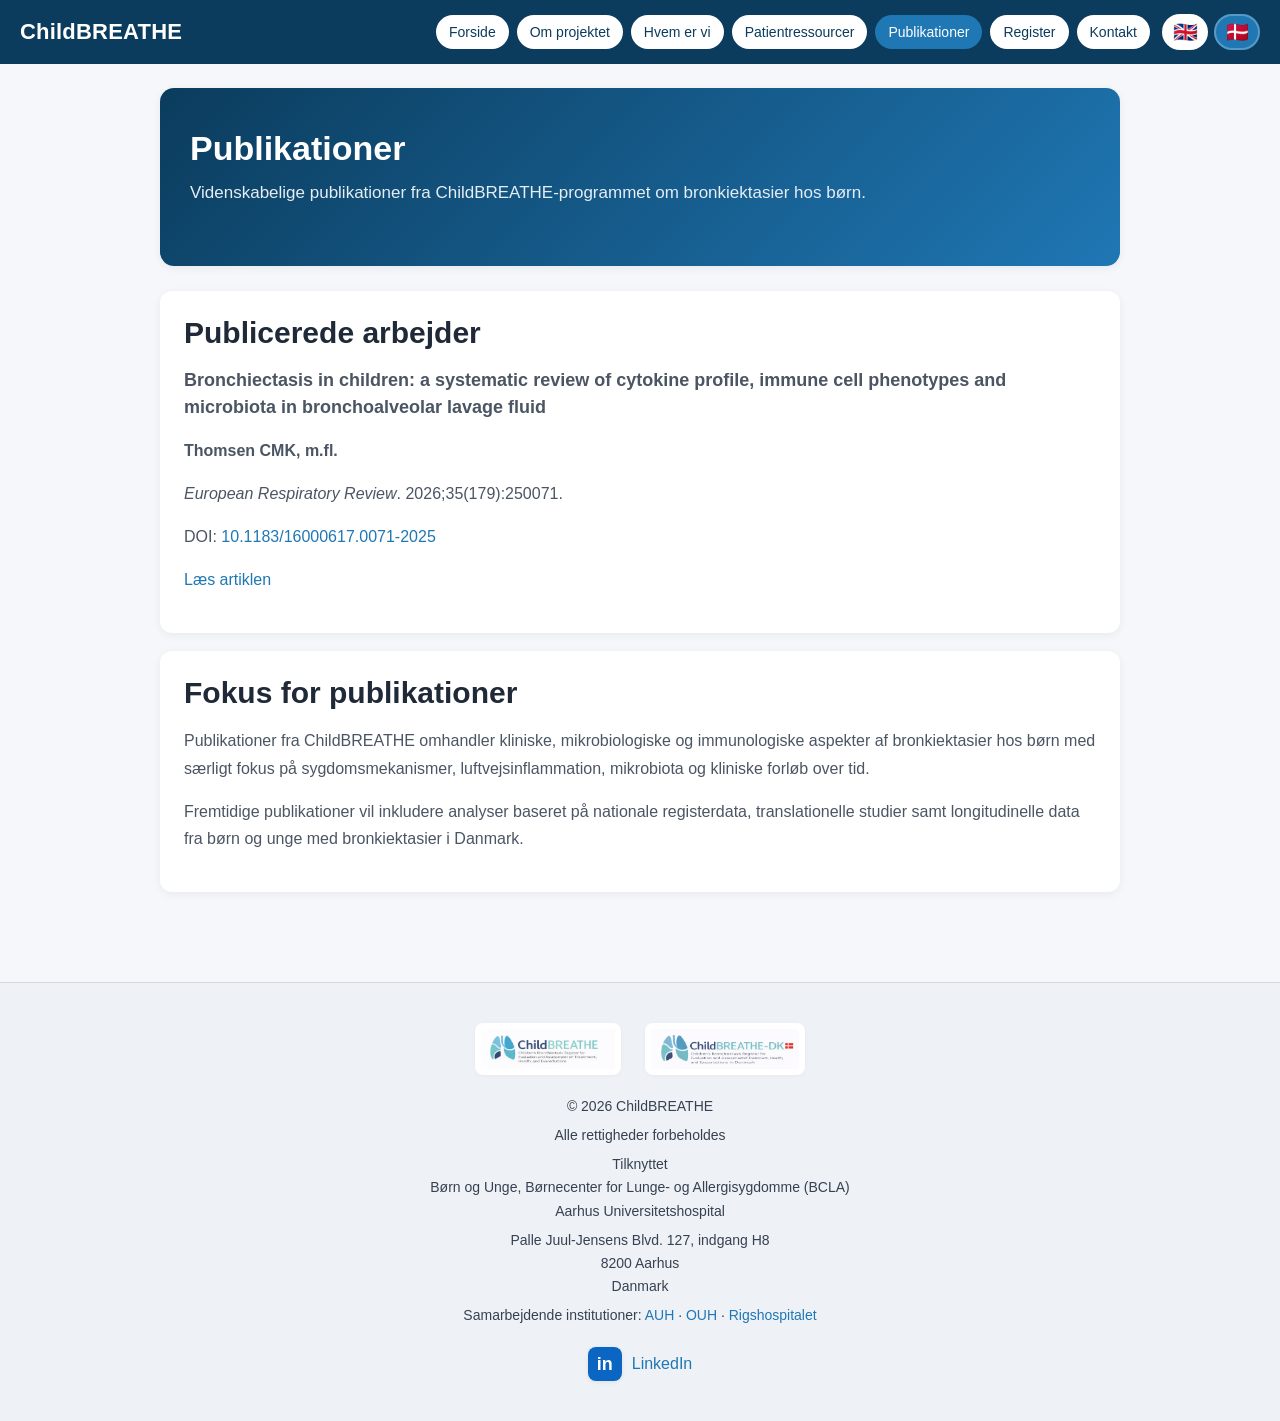
<file: da/publications/index.html>
<!DOCTYPE html>
<html lang="da">
<head>
  <meta charset="UTF-8">
  <meta name="viewport" content="width=device-width, initial-scale=1.0">

  <title>Publikationer | ChildBREATHE</title>

  <meta name="description" content="Videnskabelige publikationer fra ChildBREATHE, et nationalt forskningsprojekt om bronkiektasier hos børn i Danmark.">
  <meta name="robots" content="index, follow">

  <link rel="canonical" href="https://childbreathe.com/da/publications/">
  <link rel="alternate" hreflang="en" href="https://childbreathe.com/publications/">
  <link rel="alternate" hreflang="da" href="https://childbreathe.com/da/publications/">

  <link rel="icon" type="image/png" href="/favicon.png">
  <link rel="stylesheet" href="/styles.css">

  <meta property="og:title" content="Publikationer | ChildBREATHE">
  <meta property="og:description" content="Videnskabelige publikationer fra ChildBREATHE om bronkiektasier hos børn.">
  <meta property="og:type" content="website">
  <meta property="og:url" content="https://childbreathe.com/da/publications/">
  <meta property="og:image" content="https://childbreathe.com/logo-int.png">
</head>

<body>

  <header>
    <a class="logo-text" href="/da/">ChildBREATHE</a>

    <div class="header-right">
      <button class="menu-toggle" type="button" onclick="toggleMenu()">☰ Menu</button>

      <div class="mobile-panel" id="mobileMenu">
        <nav>
          <a href="/da/">Forside</a>
          <a href="/da/about/">Om projektet</a>
          <a href="/da/who-we-are/">Hvem er vi</a>
          <a href="/da/patient-resources/">Patientressourcer</a>
          <a href="/da/publications/" class="active">Publikationer</a>
          <a href="/da/registry/">Register</a>
          <a href="/da/contact/">Kontakt</a>
        </nav>
      </div>

      <div class="flags">
        <a class="flag-link" href="/publications/" aria-label="English">🇬🇧</a>
        <a class="flag-link active-lang" href="/da/publications/" aria-label="Dansk">🇩🇰</a>
      </div>
    </div>
  </header>

  <main class="container">

    <section class="hero">
      <h1>Publikationer</h1>
      <p>
        Videnskabelige publikationer fra ChildBREATHE-programmet om bronkiektasier hos børn.
      </p>
    </section>

    <div class="card">
      <h2>Publicerede arbejder</h2>

      <div class="pub-entry">
        <p class="pub-title">
          <strong>Bronchiectasis in children: a systematic review of cytokine profile, immune cell phenotypes and microbiota in bronchoalveolar lavage fluid</strong>
        </p>

        <p>
          <strong>Thomsen CMK, m.fl.</strong>
        </p>

        <p>
          <em>European Respiratory Review</em>. 2026;35(179):250071.
        </p>

        <p>
          DOI:
          <a href="https://doi.org/10.1183/16000617.0071-2025" target="_blank" rel="noopener noreferrer">
            10.1183/16000617.0071-2025
          </a>
        </p>

        <p>
          <a href="https://publications.ersnet.org/content/errev/35/179/250071" target="_blank" rel="noopener noreferrer">
            Læs artiklen
          </a>
        </p>
      </div>
    </div>

    <div class="card">
      <h2>Fokus for publikationer</h2>
      <p>
        Publikationer fra ChildBREATHE omhandler kliniske, mikrobiologiske og immunologiske aspekter af bronkiektasier hos børn med særligt fokus på sygdomsmekanismer, luftvejsinflammation, mikrobiota og kliniske forløb over tid.
      </p>
      <p>
        Fremtidige publikationer vil inkludere analyser baseret på nationale registerdata, translationelle studier samt longitudinelle data fra børn og unge med bronkiektasier i Danmark.
      </p>
    </div>

  </main>

  <footer>
    <div class="footer-inner">
      <div class="footer-logos">
        <img src="/logo-int.png" alt="ChildBREATHE international logo">
        <img src="/logo-dk.png" alt="ChildBREATHE Denmark logo">
      </div>

      <div class="footer-text">
        <p>© 2026 ChildBREATHE</p>
        <p>Alle rettigheder forbeholdes</p>

        <p>
          Tilknyttet<br>
          Børn og Unge, Børnecenter for Lunge- og Allergisygdomme (BCLA)<br>
          Aarhus Universitetshospital
        </p>

        <p>
          Palle Juul-Jensens Blvd. 127, indgang H8<br>
          8200 Aarhus<br>
          Danmark
        </p>

        <p>
          Samarbejdende institutioner:
          <a href="https://www.auh.dk" target="_blank" rel="noopener noreferrer">AUH</a> ·
          <a href="https://www.ouh.dk" target="_blank" rel="noopener noreferrer">OUH</a> ·
          <a href="https://www.rigshospitalet.dk" target="_blank" rel="noopener noreferrer">Rigshospitalet</a>
        </p>

        <div class="linkedin-footer">
          <a class="linkedin-badge" href="https://linkedin.com/company/childbreathe" target="_blank" rel="noopener noreferrer">in</a>
          <a href="https://linkedin.com/company/childbreathe" target="_blank" rel="noopener noreferrer">LinkedIn</a>
        </div>
      </div>
    </div>
  </footer>

  <script src="/script.js"></script>

</body>
</html>
</file>
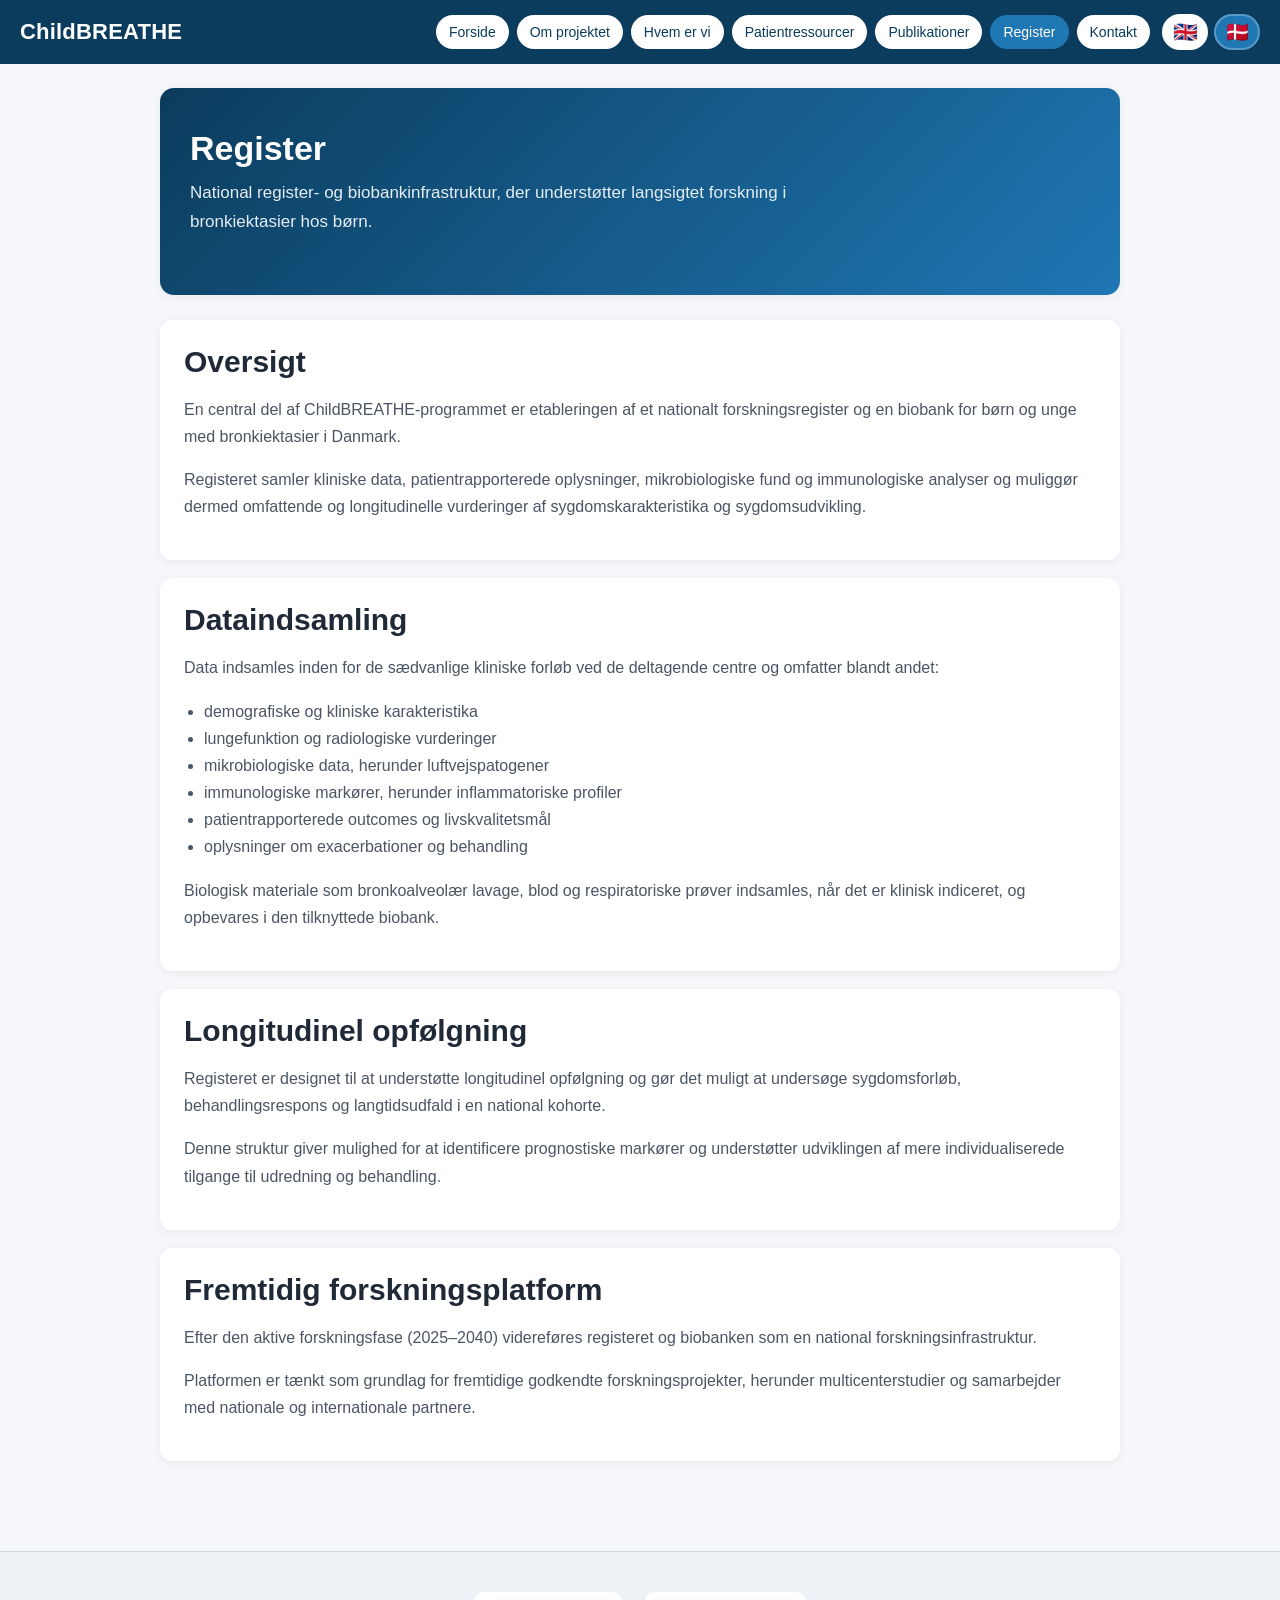
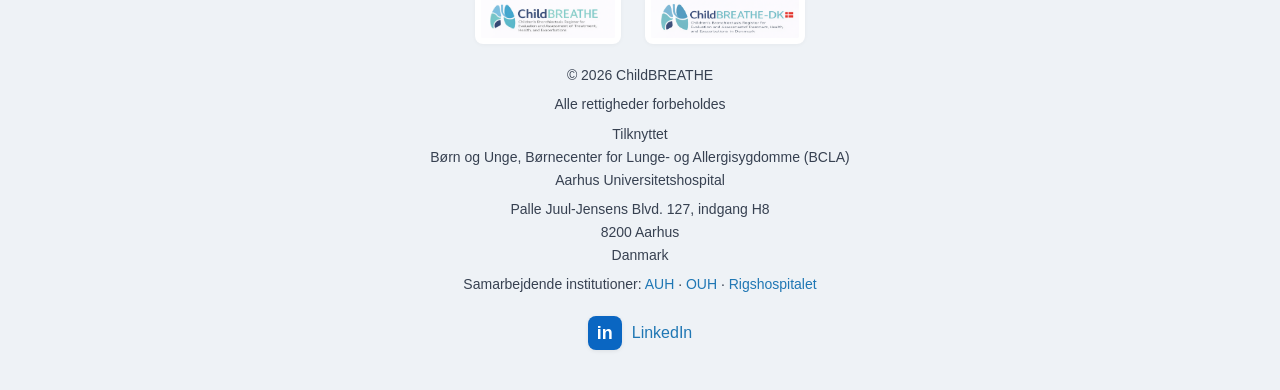
<file: da/registry/index.html>
<!DOCTYPE html>
<html lang="da">
<head>
  <meta charset="UTF-8">
  <meta name="viewport" content="width=device-width, initial-scale=1.0">

  <title>Register | ChildBREATHE</title>

  <meta name="description" content="National register- og biobankinfrastruktur for forskning i bronkiektasier hos børn i Danmark inden for ChildBREATHE-programmet.">
  <meta name="robots" content="index, follow">

  <link rel="canonical" href="https://childbreathe.com/da/registry/">
  <link rel="alternate" hreflang="en" href="https://childbreathe.com/registry/">
  <link rel="alternate" hreflang="da" href="https://childbreathe.com/da/registry/">

  <link rel="icon" type="image/png" href="/favicon.png">
  <link rel="stylesheet" href="/styles.css">

  <meta property="og:title" content="Register | ChildBREATHE">
  <meta property="og:description" content="National register- og biobankplatform for forskning i bronkiektasier hos børn i Danmark.">
  <meta property="og:type" content="website">
  <meta property="og:url" content="https://childbreathe.com/da/registry/">
  <meta property="og:image" content="https://childbreathe.com/logo-int.png">
</head>

<body>

  <header>
    <a class="logo-text" href="/da/">ChildBREATHE</a>

    <div class="header-right">
      <button class="menu-toggle" type="button" onclick="toggleMenu()">☰ Menu</button>

      <div class="mobile-panel" id="mobileMenu">
        <nav>
          <a href="/da/">Forside</a>
          <a href="/da/about/">Om projektet</a>
          <a href="/da/who-we-are/">Hvem er vi</a>
          <a href="/da/patient-resources/">Patientressourcer</a>
          <a href="/da/publications/">Publikationer</a>
          <a href="/da/registry/" class="active">Register</a>
          <a href="/da/contact/">Kontakt</a>
        </nav>
      </div>

      <div class="flags">
        <a class="flag-link" href="/registry/" aria-label="English">🇬🇧</a>
        <a class="flag-link active-lang" href="/da/registry/" aria-label="Dansk">🇩🇰</a>
      </div>
    </div>
  </header>

  <main class="container">

    <section class="hero">
      <h1>Register</h1>
      <p>
        National register- og biobankinfrastruktur, der understøtter langsigtet forskning i bronkiektasier hos børn.
      </p>
    </section>

    <div class="card">
      <h2>Oversigt</h2>
      <p>
        En central del af ChildBREATHE-programmet er etableringen af et nationalt forskningsregister og en biobank for børn og unge med bronkiektasier i Danmark.
      </p>
      <p>
        Registeret samler kliniske data, patientrapporterede oplysninger, mikrobiologiske fund og immunologiske analyser og muliggør dermed omfattende og longitudinelle vurderinger af sygdomskarakteristika og sygdomsudvikling.
      </p>
    </div>

    <div class="card">
      <h2>Dataindsamling</h2>
      <p>
        Data indsamles inden for de sædvanlige kliniske forløb ved de deltagende centre og omfatter blandt andet:
      </p>

      <ul>
        <li>demografiske og kliniske karakteristika</li>
        <li>lungefunktion og radiologiske vurderinger</li>
        <li>mikrobiologiske data, herunder luftvejspatogener</li>
        <li>immunologiske markører, herunder inflammatoriske profiler</li>
        <li>patientrapporterede outcomes og livskvalitetsmål</li>
        <li>oplysninger om exacerbationer og behandling</li>
      </ul>

      <p>
        Biologisk materiale som bronkoalveolær lavage, blod og respiratoriske prøver indsamles, når det er klinisk indiceret, og opbevares i den tilknyttede biobank.
      </p>
    </div>

    <div class="card">
      <h2>Longitudinel opfølgning</h2>
      <p>
        Registeret er designet til at understøtte longitudinel opfølgning og gør det muligt at undersøge sygdomsforløb, behandlingsrespons og langtidsudfald i en national kohorte.
      </p>
      <p>
        Denne struktur giver mulighed for at identificere prognostiske markører og understøtter udviklingen af mere individualiserede tilgange til udredning og behandling.
      </p>
    </div>

    <div class="card">
      <h2>Fremtidig forskningsplatform</h2>
      <p>
        Efter den aktive forskningsfase (2025–2040) videreføres registeret og biobanken som en national forskningsinfrastruktur.
      </p>
      <p>
        Platformen er tænkt som grundlag for fremtidige godkendte forskningsprojekter, herunder multicenterstudier og samarbejder med nationale og internationale partnere.
      </p>
    </div>

  </main>

  <footer>
    <div class="footer-inner">
      <div class="footer-logos">
        <img src="/logo-int.png" alt="ChildBREATHE international logo">
        <img src="/logo-dk.png" alt="ChildBREATHE Denmark logo">
      </div>

      <div class="footer-text">
        <p>© 2026 ChildBREATHE</p>
        <p>Alle rettigheder forbeholdes</p>

        <p>
          Tilknyttet<br>
          Børn og Unge, Børnecenter for Lunge- og Allergisygdomme (BCLA)<br>
          Aarhus Universitetshospital
        </p>

        <p>
          Palle Juul-Jensens Blvd. 127, indgang H8<br>
          8200 Aarhus<br>
          Danmark
        </p>

        <p>
          Samarbejdende institutioner:
          <a href="https://www.auh.dk" target="_blank" rel="noopener noreferrer">AUH</a> ·
          <a href="https://www.ouh.dk" target="_blank" rel="noopener noreferrer">OUH</a> ·
          <a href="https://www.rigshospitalet.dk" target="_blank" rel="noopener noreferrer">Rigshospitalet</a>
        </p>

        <div class="linkedin-footer">
          <a class="linkedin-badge" href="https://linkedin.com/company/childbreathe" target="_blank" rel="noopener noreferrer">in</a>
          <a href="https://linkedin.com/company/childbreathe" target="_blank" rel="noopener noreferrer">LinkedIn</a>
        </div>
      </div>
    </div>
  </footer>

  <script src="/script.js"></script>

</body>
</html>
</file>
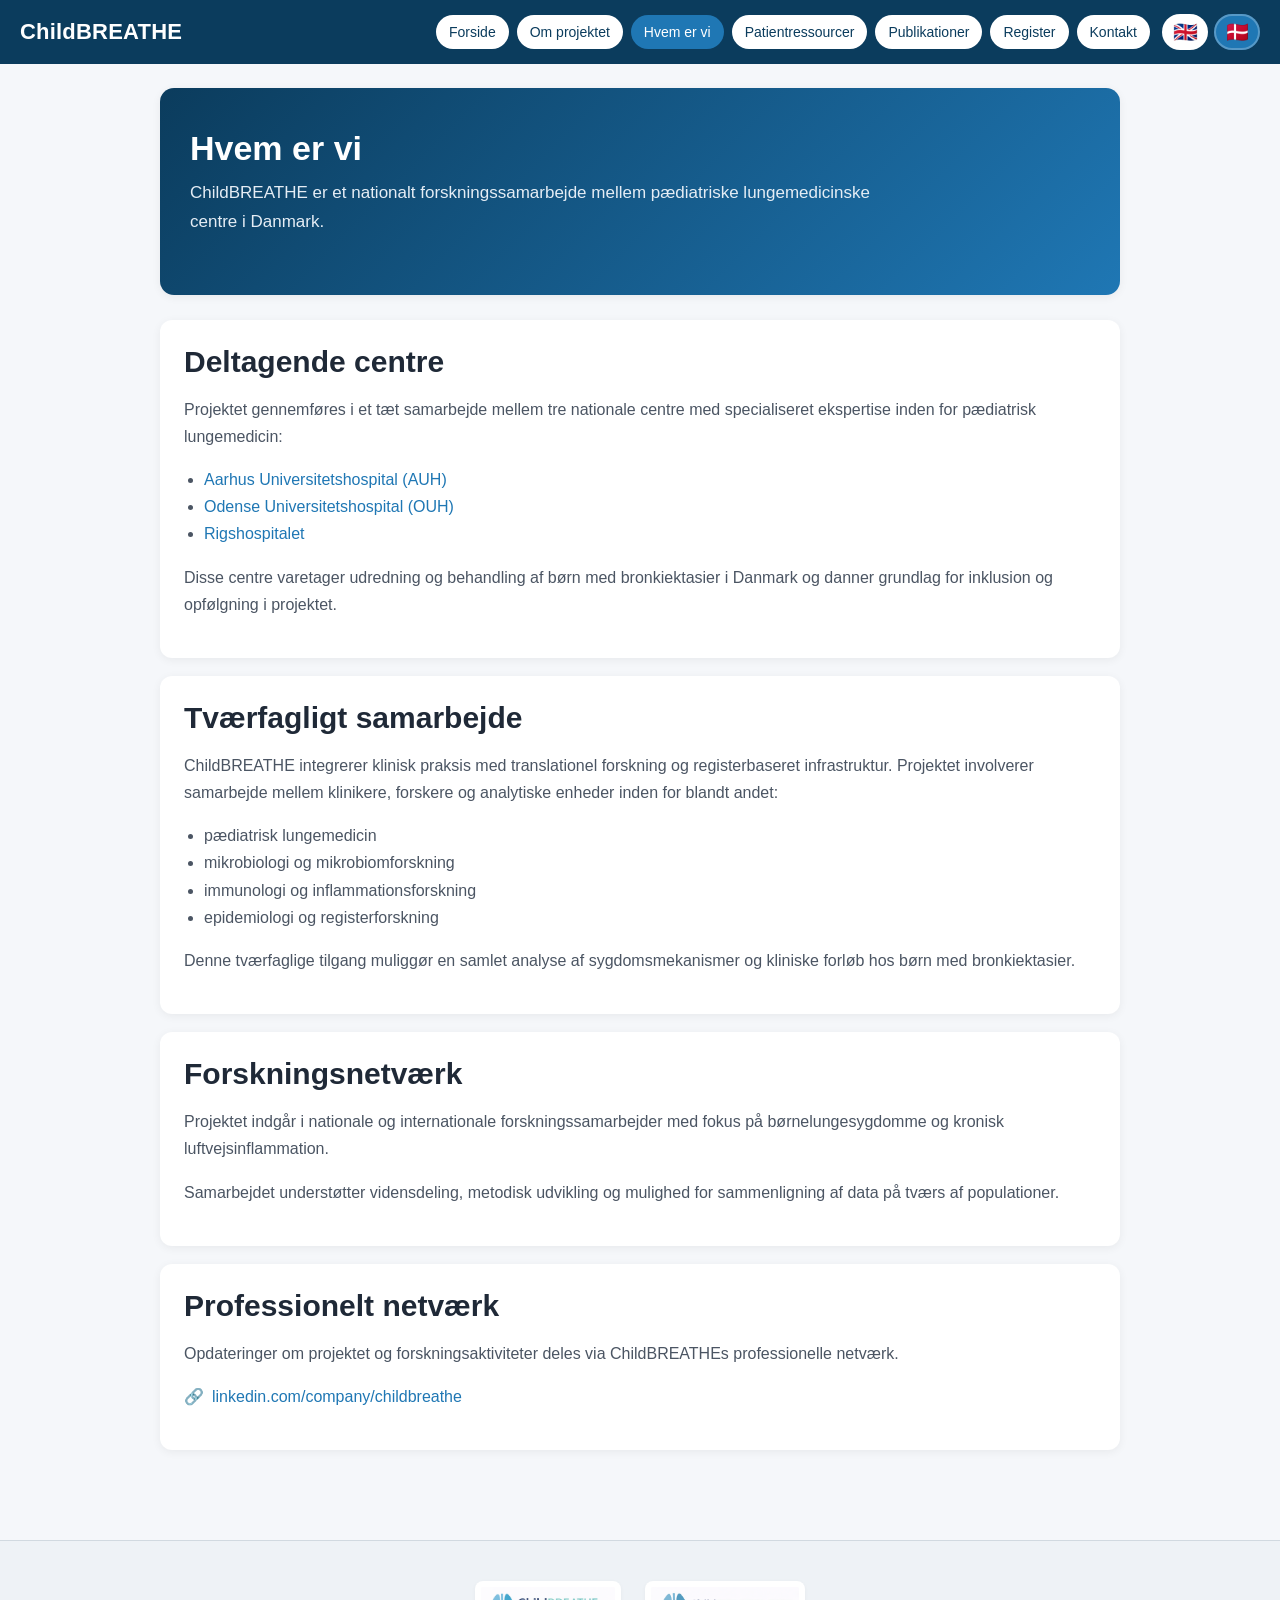
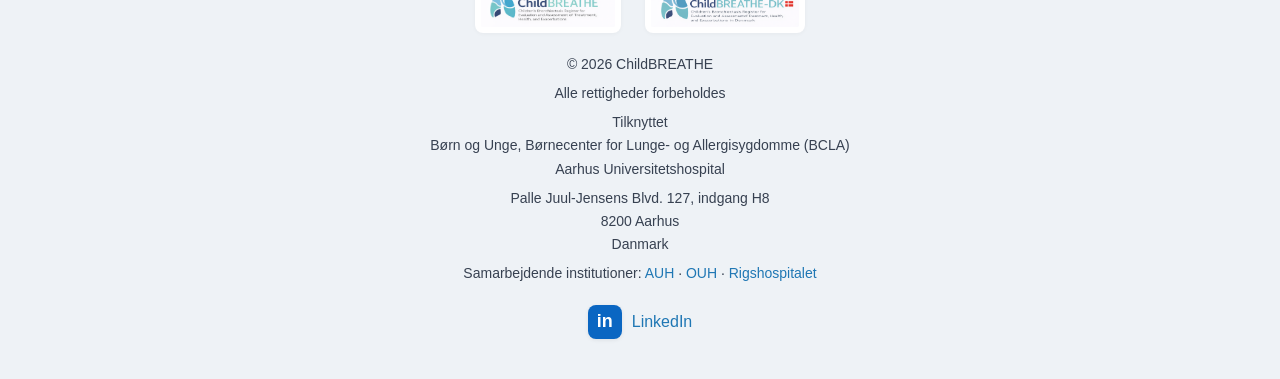
<file: da/who-we-are/index.html>
<!DOCTYPE html>
<html lang="da">
<head>
  <meta charset="UTF-8">
  <meta name="viewport" content="width=device-width, initial-scale=1.0">

  <title>Hvem er vi | ChildBREATHE</title>

  <meta name="description" content="ChildBREATHE er et nationalt samarbejde mellem danske universitets­hospitaler med fokus på forskning i bronkiektasier hos børn.">
  <meta name="robots" content="index, follow">

  <link rel="canonical" href="https://childbreathe.com/da/who-we-are/">
  <link rel="alternate" hreflang="en" href="https://childbreathe.com/who-we-are/">
  <link rel="alternate" hreflang="da" href="https://childbreathe.com/da/who-we-are/">

  <link rel="icon" type="image/png" href="/favicon.png">
  <link rel="stylesheet" href="/styles.css">
</head>

<body>

  <header>
    <a class="logo-text" href="/da/">ChildBREATHE</a>

    <div class="header-right">
      <button class="menu-toggle" type="button" onclick="toggleMenu()">☰ Menu</button>

      <div class="mobile-panel" id="mobileMenu">
        <nav>
          <a href="/da/">Forside</a>
          <a href="/da/about/">Om projektet</a>
          <a href="/da/who-we-are/" class="active">Hvem er vi</a>
          <a href="/da/patient-resources/">Patientressourcer</a>
          <a href="/da/publications/">Publikationer</a>
          <a href="/da/registry/">Register</a>
          <a href="/da/contact/">Kontakt</a>
        </nav>
      </div>

      <div class="flags">
        <a class="flag-link" href="/who-we-are/" aria-label="English">🇬🇧</a>
        <a class="flag-link active-lang" href="/da/who-we-are/" aria-label="Dansk">🇩🇰</a>
      </div>
    </div>
  </header>

  <main class="container">

    <section class="hero">
      <h1>Hvem er vi</h1>
      <p>
        ChildBREATHE er et nationalt forskningssamarbejde mellem pædiatriske lungemedicinske centre i Danmark.
      </p>
    </section>

    <div class="card">
      <h2>Deltagende centre</h2>
      <p>
        Projektet gennemføres i et tæt samarbejde mellem tre nationale centre med specialiseret ekspertise inden for pædiatrisk lungemedicin:
      </p>

      <ul>
        <li>
          <a href="https://www.auh.dk" target="_blank" rel="noopener noreferrer">
            Aarhus Universitetshospital (AUH)
          </a>
        </li>
        <li>
          <a href="https://www.ouh.dk" target="_blank" rel="noopener noreferrer">
            Odense Universitetshospital (OUH)
          </a>
        </li>
        <li>
          <a href="https://www.rigshospitalet.dk" target="_blank" rel="noopener noreferrer">
            Rigshospitalet
          </a>
        </li>
      </ul>

      <p>
        Disse centre varetager udredning og behandling af børn med bronkiektasier i Danmark og danner grundlag for inklusion og opfølgning i projektet.
      </p>
    </div>

    <div class="card">
      <h2>Tværfagligt samarbejde</h2>
      <p>
        ChildBREATHE integrerer klinisk praksis med translationel forskning og registerbaseret infrastruktur. Projektet involverer samarbejde mellem klinikere, forskere og analytiske enheder inden for blandt andet:
      </p>

      <ul>
        <li>pædiatrisk lungemedicin</li>
        <li>mikrobiologi og mikrobiomforskning</li>
        <li>immunologi og inflammationsforskning</li>
        <li>epidemiologi og registerforskning</li>
      </ul>

      <p>
        Denne tværfaglige tilgang muliggør en samlet analyse af sygdomsmekanismer og kliniske forløb hos børn med bronkiektasier.
      </p>
    </div>

    <div class="card">
      <h2>Forskningsnetværk</h2>
      <p>
        Projektet indgår i nationale og internationale forskningssamarbejder med fokus på børnelungesygdomme og kronisk luftvejsinflammation.
      </p>

      <p>
        Samarbejdet understøtter vidensdeling, metodisk udvikling og mulighed for sammenligning af data på tværs af populationer.
      </p>
    </div>

    <div class="card">
      <h2>Professionelt netværk</h2>
      <p>
        Opdateringer om projektet og forskningsaktiviteter deles via ChildBREATHEs professionelle netværk.
      </p>

      <p class="contact-line">
        🔗 <a href="https://linkedin.com/company/childbreathe" target="_blank" rel="noopener noreferrer">
          linkedin.com/company/childbreathe
        </a>
      </p>
    </div>

  </main>

  <footer>
    <div class="footer-inner">
      <div class="footer-logos">
        <img src="/logo-int.png" alt="ChildBREATHE international logo">
        <img src="/logo-dk.png" alt="ChildBREATHE Denmark logo">
      </div>

      <div class="footer-text">
        <p>© 2026 ChildBREATHE</p>
        <p>Alle rettigheder forbeholdes</p>

        <p>
          Tilknyttet<br>
          Børn og Unge, Børnecenter for Lunge- og Allergisygdomme (BCLA)<br>
          Aarhus Universitetshospital
        </p>

        <p>
          Palle Juul-Jensens Blvd. 127, indgang H8<br>
          8200 Aarhus<br>
          Danmark
        </p>

        <p>
          Samarbejdende institutioner:
          <a href="https://www.auh.dk" target="_blank">AUH</a> ·
          <a href="https://www.ouh.dk" target="_blank">OUH</a> ·
          <a href="https://www.rigshospitalet.dk" target="_blank">Rigshospitalet</a>
        </p>

        <div class="linkedin-footer">
          <a class="linkedin-badge" href="https://linkedin.com/company/childbreathe" target="_blank">in</a>
          <a href="https://linkedin.com/company/childbreathe" target="_blank">LinkedIn</a>
        </div>
      </div>
    </div>
  </footer>

  <script src="/script.js"></script>

</body>
</html>
</file>
<file: styles.css>
:root {
  --bg: #f5f7fa;
  --surface: #ffffff;
  --text: #1f2937;
  --muted: #4b5563;
  --primary: #0b3c5d;
  --primary-light: #1f77b4;
  --border: #d1d9e0;
  --footer-bg: #eef2f6;
  --shadow: 0 2px 10px rgba(0, 0, 0, 0.06);
  --radius: 12px;
  --max-width: 1000px;
  --news-bg: #f8fbfd;
  --pub-bg: #fbfcfe;
  --collab-bg: #f9fbfc;
}

* {
  box-sizing: border-box;
}

body {
  font-family: Arial, sans-serif;
  margin: 0;
  background: var(--bg);
  color: var(--text);
}

a {
  color: var(--primary-light);
  text-decoration: none;
}

a:hover {
  text-decoration: underline;
}

img {
  max-width: 100%;
  height: auto;
}

header {
  background: var(--primary);
  color: white;
  padding: 14px 20px;
  display: flex;
  justify-content: space-between;
  align-items: center;
  gap: 16px;
  flex-wrap: wrap;
}

.logo-text {
  font-weight: bold;
  font-size: 22px;
  letter-spacing: 0.2px;
  cursor: pointer;
  white-space: nowrap;
  color: white;
  text-decoration: none;
}

.header-right {
  display: flex;
  align-items: center;
  gap: 12px;
  margin-left: auto;
  flex-wrap: wrap;
}

nav {
  display: flex;
  flex-wrap: wrap;
  gap: 8px;
}

nav a,
.menu-toggle,
.flag-link {
  padding: 9px 13px;
  border: none;
  border-radius: 20px;
  cursor: pointer;
  background: white;
  color: var(--primary);
  font-size: 14px;
  transition: 0.2s ease;
  text-decoration: none;
  display: inline-flex;
  align-items: center;
  justify-content: center;
}

nav a:hover,
.menu-toggle:hover,
.flag-link:hover {
  opacity: 0.92;
  text-decoration: none;
}

nav a.active {
  background: var(--primary-light);
  color: white;
}

.flags {
  display: flex;
  gap: 6px;
  align-items: center;
}

.flag-link {
  min-width: 46px;
  padding: 8px 10px;
  font-size: 20px;
  line-height: 1;
}

.flag-link.active-lang {
  background: var(--primary-light);
  color: white;
  box-shadow: inset 0 0 0 2px rgba(255,255,255,0.25);
}

.menu-toggle {
  display: none;
  font-weight: bold;
}

.mobile-panel {
  display: flex;
  align-items: center;
  gap: 12px;
  flex-wrap: wrap;
}

.container {
  max-width: var(--max-width);
  margin: 0 auto;
  padding: 24px 20px;
}

.hero {
  background: linear-gradient(135deg, #0b3c5d, #1f77b4);
  color: white;
  border-radius: 14px;
  padding: 40px 30px;
  margin-bottom: 25px;
  box-shadow: var(--shadow);
}

.hero h1 {
  margin: 0 0 10px;
  font-size: 34px;
  line-height: 1.2;
  color: white;
}

.hero p {
  margin: 0 0 18px;
  font-size: 17px;
  color: #e5edf5;
  max-width: 700px;
  line-height: 1.7;
}

.hero .hero-button {
  background: white;
  color: var(--primary);
  border: none;
  padding: 10px 16px;
  border-radius: 20px;
  cursor: pointer;
  font-weight: bold;
  font-size: 14px;
  display: inline-block;
}

.hero .hero-button:hover {
  background: #f0f0f0;
  text-decoration: none;
}

.card {
  background: var(--surface);
  padding: 24px;
  border-radius: var(--radius);
  margin-bottom: 18px;
  box-shadow: var(--shadow);
}

.news-card {
  background: var(--news-bg);
  border: 1px solid var(--border);
}

.featured-card {
  background: var(--pub-bg);
  border: 1px solid var(--border);
}

.collaborator-card {
  background: var(--collab-bg);
  border: 1px solid var(--border);
}

.news-item + .news-item,
.section-block + .section-block,
.pub-entry + .pub-entry {
  margin-top: 18px;
  padding-top: 18px;
  border-top: 1px solid var(--border);
}

.pub-label {
  display: inline-flex;
  align-items: center;
  gap: 8px;
  font-size: 14px;
  font-weight: bold;
  color: var(--primary);
  margin-bottom: 12px;
}

.pub-title {
  font-size: 18px;
  line-height: 1.5;
  margin: 0 0 12px;
}

.contact-line {
  margin-top: 12px;
  font-weight: 500;
  display: flex;
  align-items: center;
  gap: 8px;
  flex-wrap: wrap;
}

h1, h2 {
  color: var(--text);
}

h2 {
  margin-top: 0;
  margin-bottom: 16px;
  font-size: 30px;
  line-height: 1.2;
}

p, li {
  font-size: 16px;
  line-height: 1.7;
  color: var(--muted);
}

ul {
  padding-left: 20px;
  margin-top: 12px;
  margin-bottom: 0;
}

footer {
  background: var(--footer-bg);
  color: var(--text);
  padding: 40px 20px;
  margin-top: 48px;
  border-top: 1px solid var(--border);
}

.footer-inner {
  max-width: var(--max-width);
  margin: 0 auto;
  text-align: center;
}

.footer-logos {
  display: flex;
  justify-content: center;
  gap: 24px;
  margin-bottom: 20px;
  flex-wrap: wrap;
}

.footer-logos img {
  height: 52px;
  width: auto;
  background: white;
  padding: 6px;
  border-radius: 8px;
  box-shadow: 0 1px 4px rgba(0, 0, 0, 0.04);
}

.footer-text p {
  margin: 6px 0;
  font-size: 14px;
  line-height: 1.65;
  color: #374151;
}

.linkedin-footer {
  margin-top: 14px;
  display: inline-flex;
  align-items: center;
  justify-content: center;
  gap: 10px;
}

.linkedin-badge {
  display: inline-flex;
  align-items: center;
  justify-content: center;
  width: 34px;
  height: 34px;
  border-radius: 8px;
  background: #0A66C2;
  color: white;
  font-weight: bold;
  font-size: 18px;
  text-decoration: none;
  box-shadow: 0 1px 4px rgba(0,0,0,0.08);
}

.linkedin-badge:hover {
  opacity: 0.9;
  text-decoration: none;
}

@media (max-width: 900px) {
  header {
    align-items: flex-start;
  }

  .header-right {
    width: 100%;
    justify-content: space-between;
  }
}

@media (max-width: 700px) {
  header {
    padding: 12px 14px;
    align-items: center;
  }

  .logo-text {
    font-size: 20px;
  }

  .menu-toggle {
    display: inline-flex;
    align-items: center;
    justify-content: center;
  }

  .mobile-panel {
    display: none;
    width: 100%;
    flex-direction: column;
    align-items: stretch;
    margin-top: 10px;
  }

  .mobile-panel.open {
    display: flex;
  }

  nav {
    display: flex;
    flex-direction: column;
    gap: 8px;
    width: 100%;
  }

  nav a {
    width: 100%;
    text-align: left;
    padding: 10px 12px;
    font-size: 14px;
    border-radius: 10px;
  }

  .flags {
    gap: 6px;
  }

  .flag-link {
    min-width: 42px;
    font-size: 18px;
  }

  .container {
    padding: 14px;
  }

  .card {
    padding: 18px;
    border-radius: 10px;
  }

  .hero {
    padding: 26px 20px;
  }

  .hero h1 {
    font-size: 26px;
  }

  .hero p {
    font-size: 15px;
  }

  .pub-title {
    font-size: 16px;
  }

  h2 {
    font-size: 24px;
  }

  p, li {
    font-size: 15px;
  }

  .footer-logos img {
    height: 46px;
  }
}
</file>
